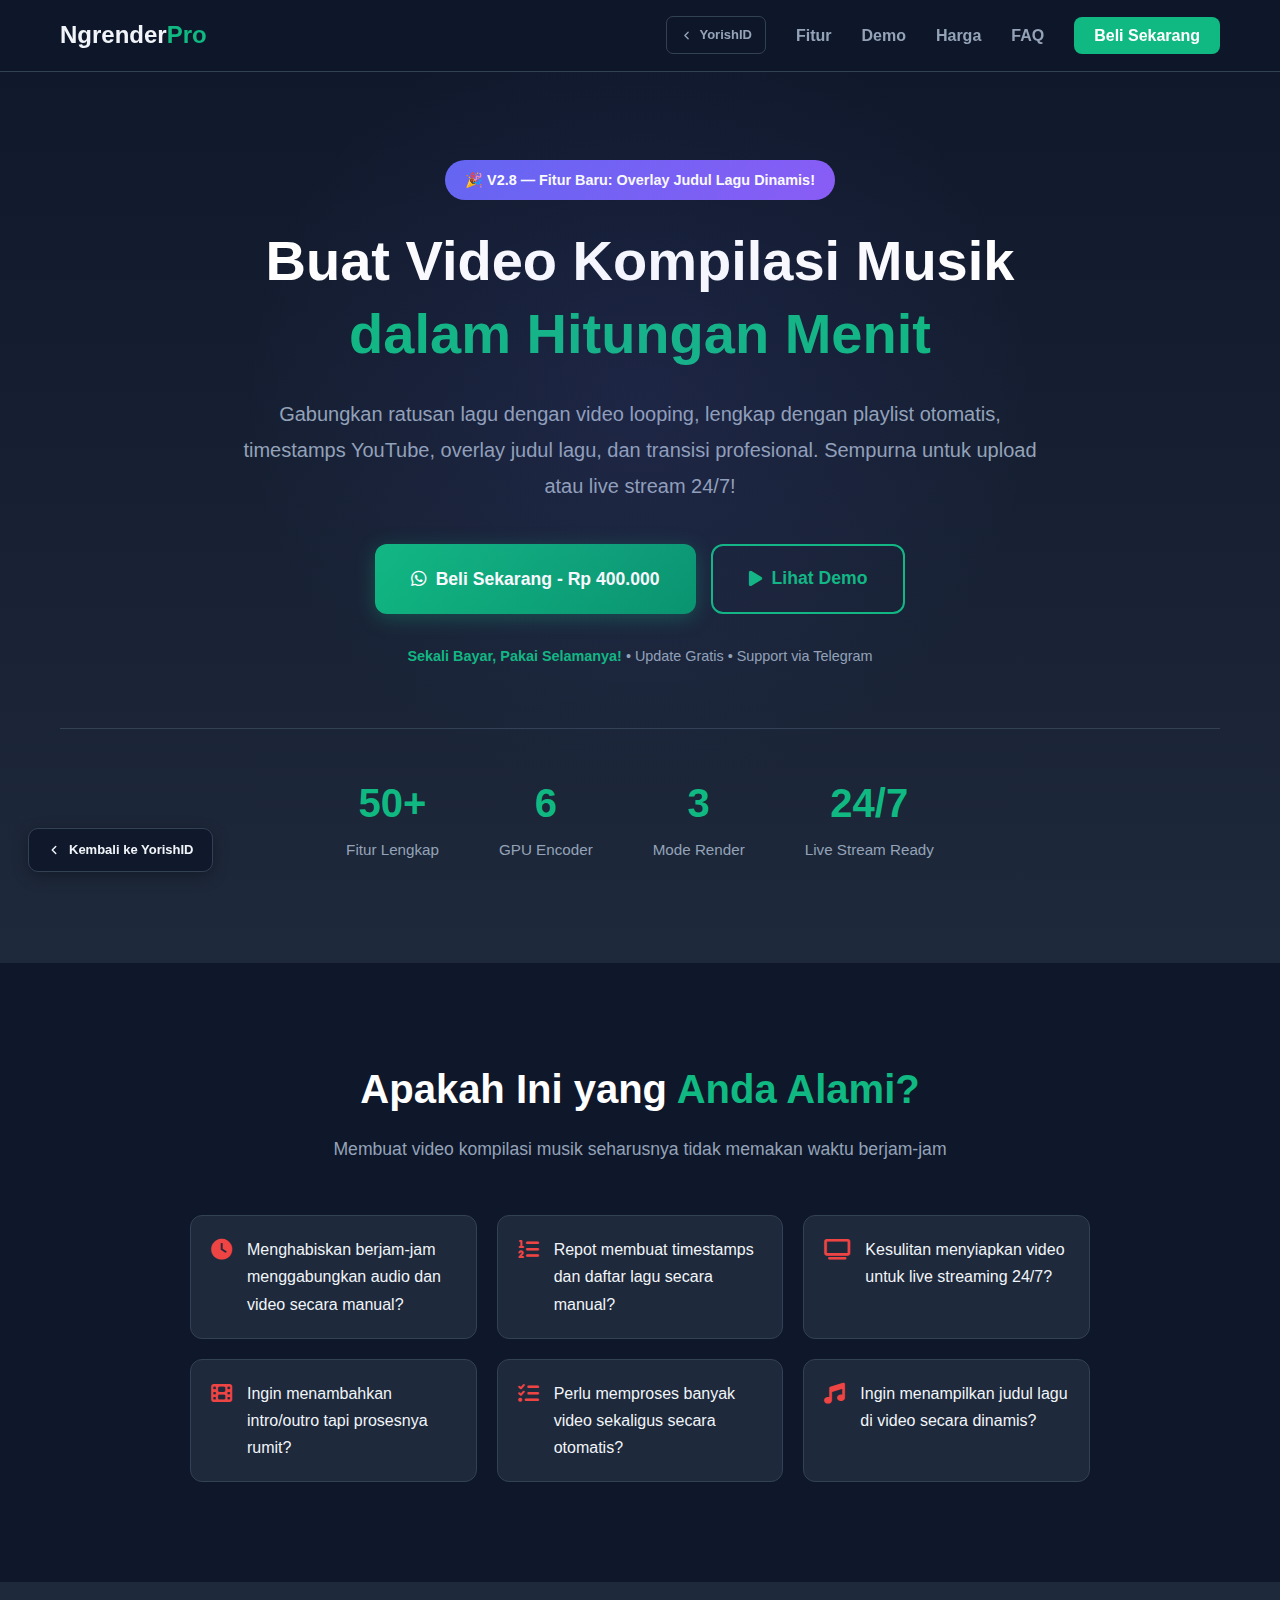
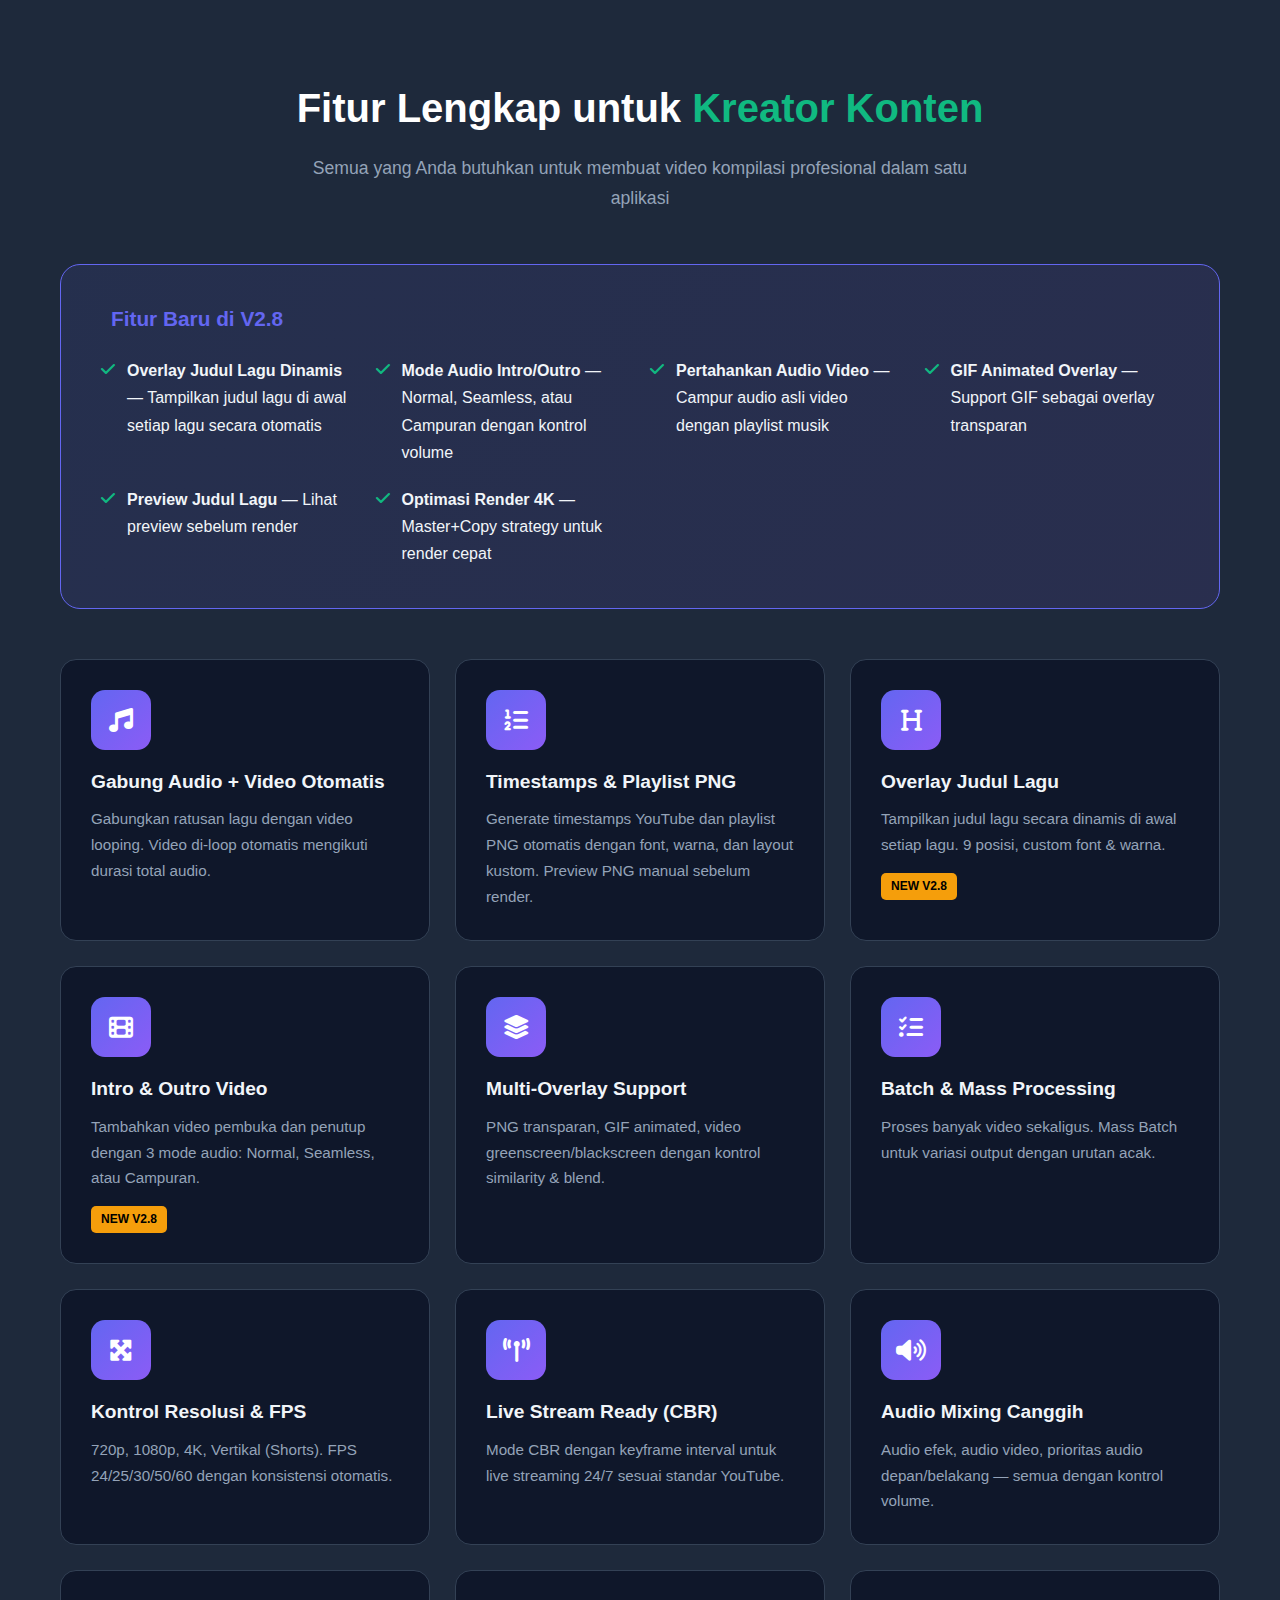
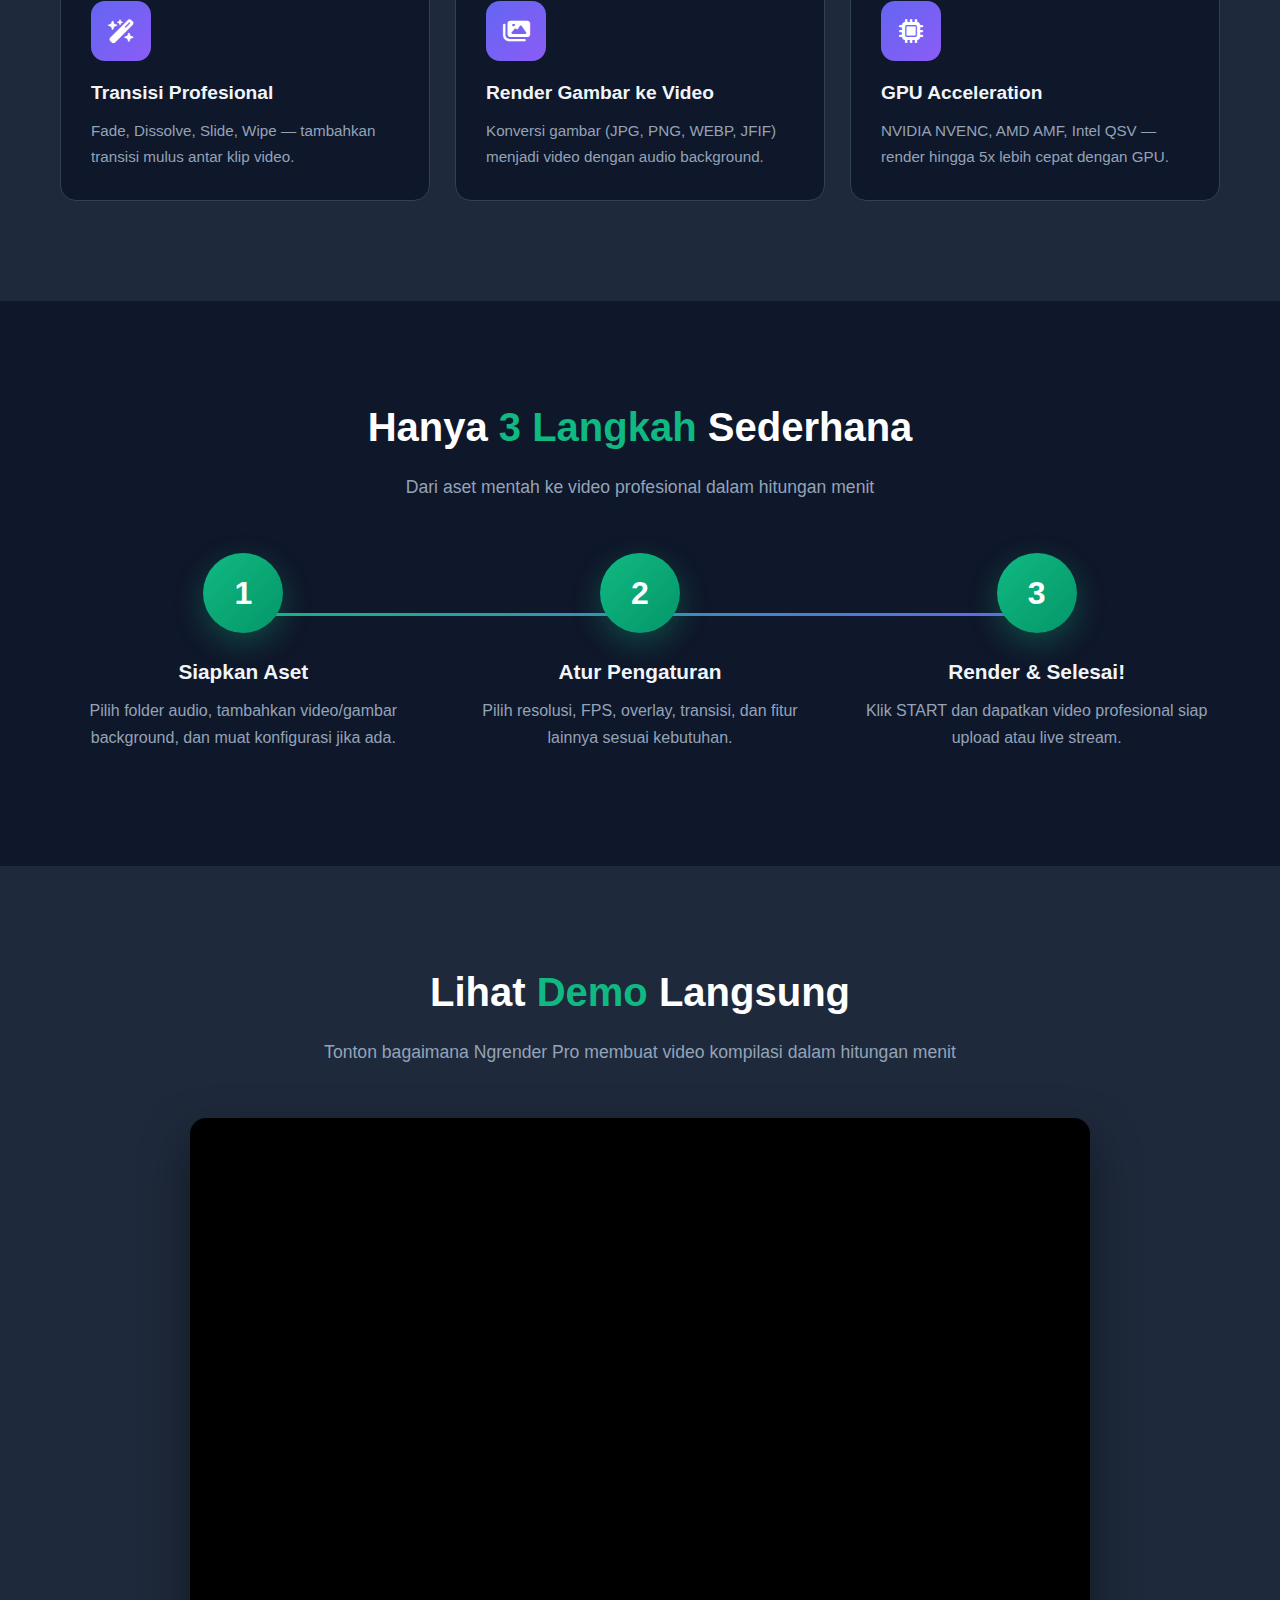
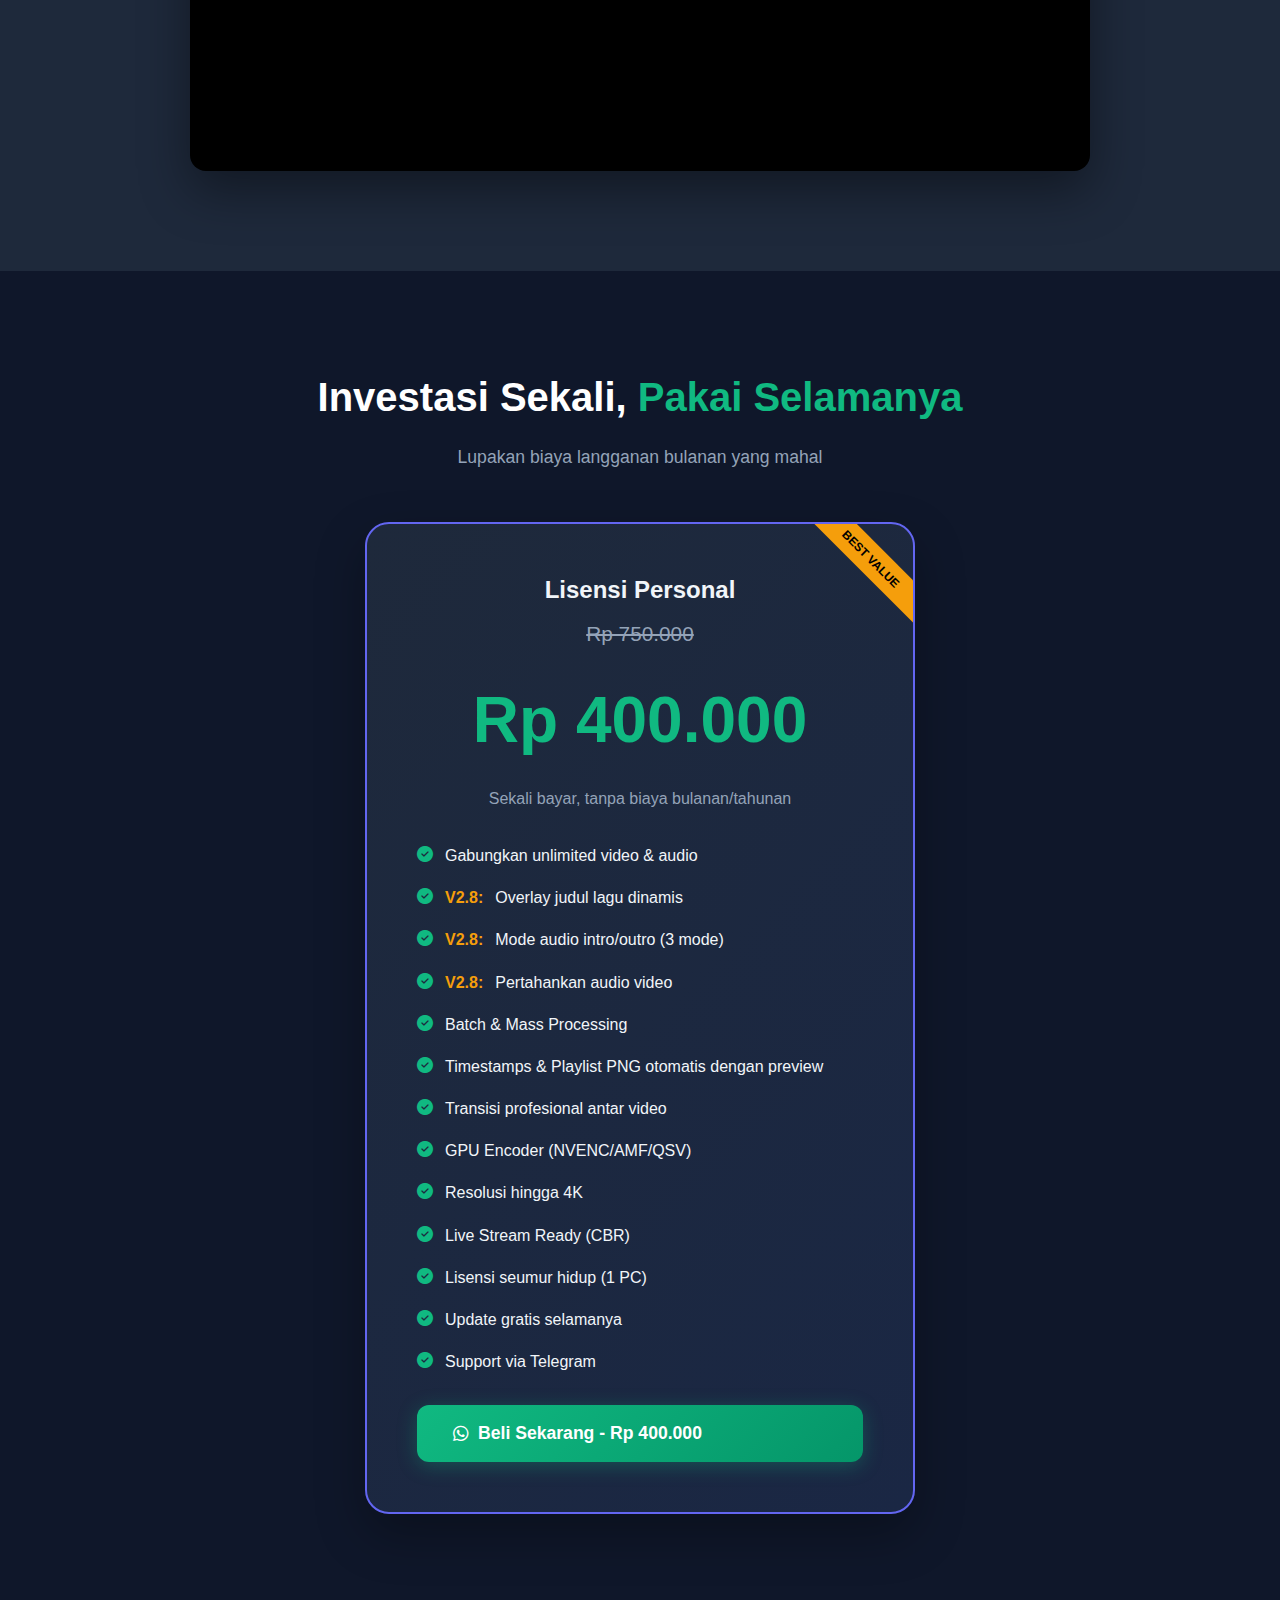
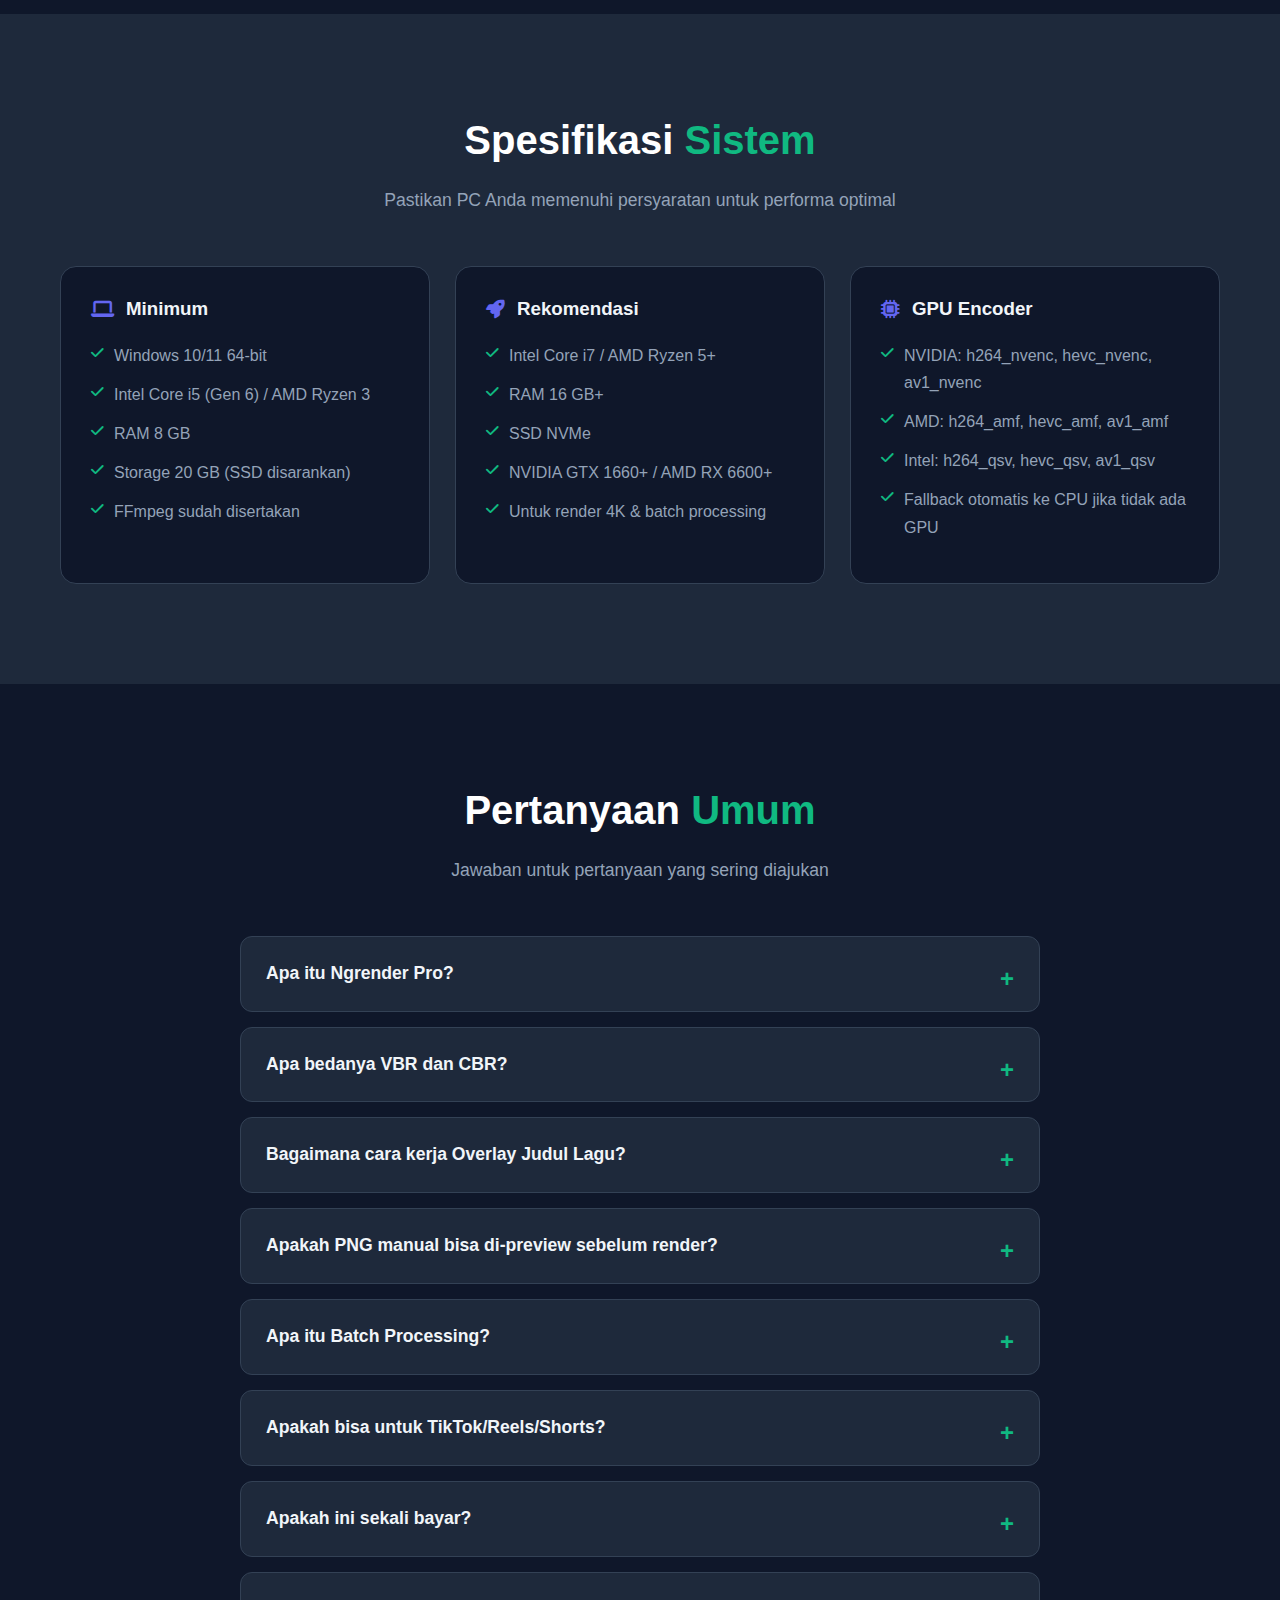
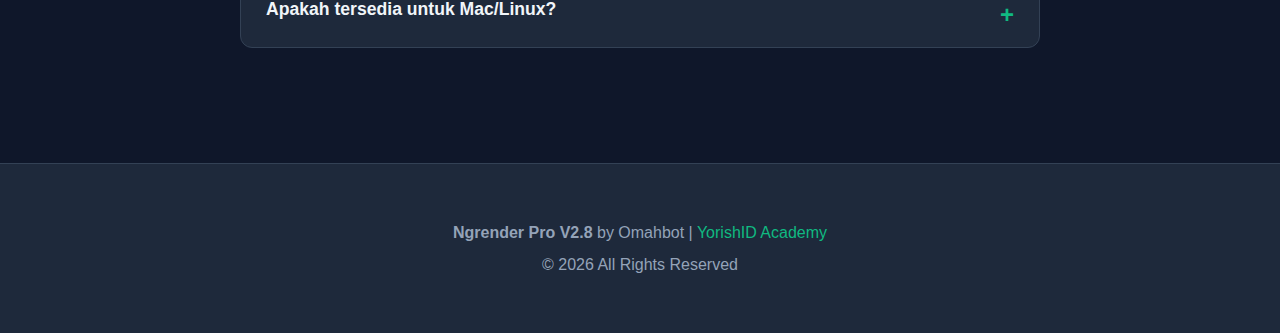
<file: ngrender.html>
<!DOCTYPE html>
<html lang="id">

<head>
    <meta charset="UTF-8">
    <meta name="viewport" content="width=device-width, initial-scale=1.0">
    <title>Ngrender Pro V2.8 — Software Buat Video Kompilasi Musik Otomatis | Sekali Bayar</title>
    <meta name="description"
        content="Ngrender Pro V2.8 — Software Windows untuk membuat video kompilasi musik otomatis. Gabungkan ratusan lagu + video looping, timestamps YouTube, overlay judul lagu dinamis, live stream 24/7. Sekali bayar Rp 400.000, pakai selamanya.">
    <meta name="keywords"
        content="Ngrender Pro, software video kompilasi, buat video musik otomatis, video looping YouTube, timestamps YouTube otomatis, live stream 24/7, software YouTuber, video kompilasi lagu, overlay judul lagu, GPU encoder, batch processing video">
    <meta name="author" content="Omahbot - YorishID Academy">
    <meta name="robots" content="index, follow, max-snippet:-1, max-image-preview:large, max-video-preview:-1">
    <link rel="canonical" href="https://yorishidacademy.com/ngrender.html">

    <!-- Open Graph / Facebook -->
    <meta property="og:type" content="product">
    <meta property="og:title" content="Ngrender Pro V2.8 — Software Video Kompilasi Musik Otomatis">
    <meta property="og:description"
        content="Buat video kompilasi musik dalam hitungan menit. Gabungkan ratusan lagu + video looping, timestamps YouTube, overlay judul lagu, live stream 24/7. Sekali bayar Rp 400.000, pakai selamanya.">
    <meta property="og:url" content="https://yorishidacademy.com/ngrender.html">
    <meta property="og:site_name" content="YorishID Academy">
    <meta property="og:image" content="https://yorishidacademy.com/images/ngrender-og.jpg">
    <meta property="og:image:width" content="1200">
    <meta property="og:image:height" content="630">
    <meta property="og:image:alt" content="Ngrender Pro V2.8 - Software Video Kompilasi Musik">
    <meta property="og:locale" content="id_ID">

    <!-- Twitter Card -->
    <meta name="twitter:card" content="summary_large_image">
    <meta name="twitter:title" content="Ngrender Pro V2.8 — Software Video Kompilasi Musik Otomatis">
    <meta name="twitter:description"
        content="Buat video kompilasi musik dalam hitungan menit. Timestamps otomatis, overlay judul lagu, live stream 24/7. Rp 400.000 sekali bayar.">
    <meta name="twitter:image" content="https://yorishidacademy.com/images/ngrender-og.jpg">

    <!-- Favicon -->
    <link rel="icon" href="./images/favicon.ico" type="image/x-icon">
    <link rel="apple-touch-icon" href="./images/logo.jpg">

    <!-- Structured Data: SoftwareApplication -->
    <script type="application/ld+json">
    {
      "@context": "https://schema.org",
      "@type": "SoftwareApplication",
      "name": "Ngrender Pro V2.8",
      "applicationCategory": "MultimediaApplication",
      "operatingSystem": "Windows 10, Windows 11",
      "description": "Software Windows untuk membuat video kompilasi musik secara otomatis. Gabungkan ratusan lagu dengan video looping, lengkap dengan playlist, timestamps YouTube, overlay judul lagu dinamis, dan transisi profesional.",
      "url": "https://yorishidacademy.com/ngrender.html",
      "image": "https://yorishidacademy.com/images/ngrender-og.jpg",
      "softwareVersion": "2.8",
      "releaseNotes": "Overlay Judul Lagu Dinamis, Mode Audio Intro/Outro, GIF Animated Overlay, Optimasi Render 4K",
      "author": {
        "@type": "Organization",
        "name": "Omahbot",
        "url": "https://yorishidacademy.com"
      },
      "offers": {
        "@type": "Offer",
        "price": "400000",
        "priceCurrency": "IDR",
        "availability": "https://schema.org/InStock",
        "url": "https://yorishidacademy.com/ngrender.html#pricing"
      },
      "featureList": [
        "Gabungkan ratusan audio dan video otomatis",
        "Timestamps YouTube dan Playlist PNG otomatis",
        "Overlay judul lagu dinamis",
        "Intro dan Outro video profesional",
        "Batch dan Mass Processing",
        "Dukungan GPU NVIDIA, AMD, Intel",
        "Live Stream Ready dengan mode CBR",
        "Resolusi hingga 4K"
      ]
    }
    </script>

    <!-- Structured Data: FAQPage -->
    <script type="application/ld+json">
    {
      "@context": "https://schema.org",
      "@type": "FAQPage",
      "mainEntity": [
        {
          "@type": "Question",
          "name": "Apa itu Ngrender Pro?",
          "acceptedAnswer": {
            "@type": "Answer",
            "text": "Ngrender Pro adalah software Windows untuk membuat video kompilasi musik secara otomatis. Gabungkan ratusan lagu dengan video looping, lengkap dengan playlist, timestamps, overlay judul lagu, dan transisi profesional dalam beberapa klik."
          }
        },
        {
          "@type": "Question",
          "name": "Apakah Ngrender Pro sekali bayar?",
          "acceptedAnswer": {
            "@type": "Answer",
            "text": "Ya, cukup bayar Rp 400.000 sekali dan Anda mendapatkan lisensi seumur hidup untuk 1 PC, termasuk update gratis selamanya dan support via Telegram."
          }
        },
        {
          "@type": "Question",
          "name": "Apakah Ngrender Pro tersedia untuk Mac atau Linux?",
          "acceptedAnswer": {
            "@type": "Answer",
            "text": "Saat ini Ngrender Pro hanya tersedia untuk Windows 10/11 64-bit. Versi Mac/Linux belum tersedia."
          }
        },
        {
          "@type": "Question",
          "name": "Apa itu Batch Processing di Ngrender Pro?",
          "acceptedAnswer": {
            "@type": "Answer",
            "text": "Batch Processing memungkinkan Anda memproses banyak video sekaligus. Classic Batch untuk video per batch, Mass Batch untuk membuat banyak output dengan variasi urutan video dan audio yang diacak."
          }
        },
        {
          "@type": "Question",
          "name": "Apakah Ngrender Pro bisa digunakan untuk TikTok atau YouTube Shorts?",
          "acceptedAnswer": {
            "@type": "Answer",
            "text": "Tentu! Pilih resolusi Video Vertikal (1080x1920) dan aplikasi akan menghasilkan video dalam format vertikal yang sempurna untuk TikTok, Instagram Reels, dan YouTube Shorts."
          }
        }
      ]
    }
    </script>

    <!-- Fonts -->
    <link rel="preconnect" href="https://fonts.googleapis.com">
    <link rel="preconnect" href="https://fonts.gstatic.com" crossorigin>
    <link
        href="https://fonts.googleapis.com/css2?family=Outfit:wght@600;700;800&family=Plus+Jakarta+Sans:ital,wght@0,400;0,500;0,600;0,700;1,400&display=swap"
        rel="stylesheet">
    <link rel="stylesheet" href="https://cdnjs.cloudflare.com/ajax/libs/font-awesome/6.5.1/css/all.min.css">
    <style>
        :root {
            --primary-color: #10b981;
            --primary-hover: #059669;
            --secondary-color: #6366f1;
            --accent-color: #f59e0b;
            --dark-bg: #0f172a;
            --dark-card-bg: #1e293b;
            --dark-card-hover: #334155;
            --text-light: #f1f5f9;
            --text-muted: #94a3b8;
            --border-color: #334155;
        }

        * {
            margin: 0;
            padding: 0;
            box-sizing: border-box;
        }

        html {
            scroll-behavior: smooth;
        }

        body {
            font-family: 'Open Sans', sans-serif;
            background-color: var(--dark-bg);
            color: var(--text-light);
            line-height: 1.7;
        }

        .nav-back-link {
            display: inline-flex;
            align-items: center;
            gap: 6px;
            font-weight: 600;
            color: var(--text-muted) !important;
            padding: 7px 13px;
            border-radius: 7px;
            border: 1px solid var(--border-color);
            font-size: 13px;
            transition: all 0.25s ease !important;
            text-decoration: none;
        }

        .nav-back-link:hover {
            color: var(--primary-color) !important;
            border-color: var(--primary-color);
            background: rgba(16, 185, 129, 0.06);
        }

        .nav-back-link svg {
            flex-shrink: 0;
        }

        .back-btn {
            position: fixed;
            bottom: 28px;
            left: 28px;
            z-index: 2000;
            display: inline-flex;
            align-items: center;
            gap: 8px;
            background: rgba(15, 23, 42, 0.92);
            backdrop-filter: blur(10px);
            color: #f1f5f9;
            font-family: 'Open Sans', sans-serif;
            font-size: 13px;
            font-weight: 600;
            padding: 10px 18px;
            border-radius: 10px;
            border: 1px solid #334155;
            text-decoration: none;
            transition: all 0.25s ease;
            box-shadow: 0 4px 16px rgba(0, 0, 0, 0.3);
        }

        .back-btn:hover {
            background: rgba(30, 41, 59, 0.98);
            border-color: #10b981;
            color: #10b981;
            transform: translateY(-2px);
        }

        .navbar {
            position: fixed;
            top: 0;
            left: 0;
            right: 0;
            background: rgba(15, 23, 42, 0.95);
            backdrop-filter: blur(10px);
            padding: 15px 0;
            z-index: 1000;
            border-bottom: 1px solid var(--border-color);
        }

        .navbar .container {
            display: flex;
            justify-content: space-between;
            align-items: center;
        }

        .logo {
            font-family: 'Poppins', sans-serif;
            font-size: 1.5rem;
            font-weight: 800;
            color: var(--text-light);
            text-decoration: none;
        }

        .logo span {
            color: var(--primary-color);
        }

        .nav-links {
            display: flex;
            gap: 30px;
            list-style: none;
            align-items: center;
        }

        .nav-links a {
            color: var(--text-muted);
            text-decoration: none;
            font-weight: 600;
            transition: color 0.3s;
        }

        .nav-links a:hover {
            color: var(--primary-color);
        }

        .nav-cta {
            background: var(--primary-color);
            color: white !important;
            padding: 10px 20px;
            border-radius: 8px;
        }

        .nav-cta:hover {
            background: var(--primary-hover) !important;
        }

        .container {
            max-width: 1200px;
            margin: 0 auto;
            padding: 0 20px;
        }

        section {
            padding: 100px 0;
        }

        h1,
        h2,
        h3,
        h4 {
            font-family: 'Poppins', sans-serif;
            font-weight: 700;
            line-height: 1.3;
        }

        h1 {
            font-size: 3.5rem;
            color: #ffffff;
            font-weight: 800;
        }

        h2 {
            font-size: 2.5rem;
            text-align: center;
            margin-bottom: 20px;
            color: #ffffff;
        }

        h2 span {
            color: var(--primary-color);
        }

        .section-subtitle {
            text-align: center;
            color: var(--text-muted);
            max-width: 700px;
            margin: 0 auto 50px;
            font-size: 1.1rem;
        }

        p {
            margin-bottom: 15px;
            color: var(--text-muted);
        }

        .cta-button {
            display: inline-flex;
            align-items: center;
            gap: 10px;
            background: linear-gradient(135deg, var(--primary-color), var(--primary-hover));
            color: #ffffff;
            padding: 18px 36px;
            font-size: 1.1rem;
            font-weight: 700;
            font-family: 'Poppins', sans-serif;
            text-decoration: none;
            border-radius: 12px;
            transition: all 0.3s ease;
            box-shadow: 0 4px 20px rgba(16, 185, 129, 0.3);
            border: none;
            cursor: pointer;
        }

        .cta-button:hover {
            transform: translateY(-3px);
            box-shadow: 0 8px 30px rgba(16, 185, 129, 0.4);
        }

        .cta-secondary {
            background: transparent;
            border: 2px solid var(--primary-color);
            color: var(--primary-color);
            box-shadow: none;
        }

        .cta-secondary:hover {
            background: var(--primary-color);
            color: white;
        }

        #hero {
            text-align: center;
            padding: 160px 0 100px;
            background: linear-gradient(180deg, var(--dark-bg) 0%, var(--dark-card-bg) 100%);
            position: relative;
            overflow: hidden;
        }

        #hero::before {
            content: '';
            position: absolute;
            top: 0;
            left: 50%;
            transform: translateX(-50%);
            width: 800px;
            height: 800px;
            background: radial-gradient(circle, rgba(99, 102, 241, 0.1) 0%, transparent 70%);
            pointer-events: none;
        }

        .hero-badge {
            display: inline-block;
            background: linear-gradient(135deg, var(--secondary-color), #8b5cf6);
            color: white;
            padding: 8px 20px;
            border-radius: 50px;
            font-size: 0.9rem;
            font-weight: 600;
            margin-bottom: 25px;
        }

        #hero h1 {
            margin-bottom: 25px;
        }

        #hero .sub-headline {
            max-width: 800px;
            margin: 0 auto 40px;
            font-size: 1.25rem;
            color: var(--text-muted);
            line-height: 1.8;
        }

        .hero-buttons {
            display: flex;
            flex-wrap: wrap;
            justify-content: center;
            gap: 15px;
            margin-bottom: 30px;
        }

        .hero-note {
            font-size: 0.9rem;
            color: var(--text-muted);
        }

        .hero-note strong {
            color: var(--primary-color);
        }

        .stats-bar {
            display: flex;
            justify-content: center;
            gap: 60px;
            margin-top: 60px;
            padding-top: 40px;
            border-top: 1px solid var(--border-color);
        }

        .stat-item {
            text-align: center;
        }

        .stat-number {
            font-family: 'Poppins', sans-serif;
            font-size: 2.5rem;
            font-weight: 800;
            color: var(--primary-color);
        }

        .stat-label {
            color: var(--text-muted);
            font-size: 0.95rem;
        }

        #problem {
            background: var(--dark-bg);
        }

        .problem-grid {
            display: grid;
            grid-template-columns: repeat(auto-fit, minmax(280px, 1fr));
            gap: 20px;
            max-width: 900px;
            margin: 0 auto;
        }

        .problem-item {
            display: flex;
            align-items: flex-start;
            gap: 15px;
            padding: 20px;
            background: var(--dark-card-bg);
            border-radius: 12px;
            border: 1px solid var(--border-color);
        }

        .problem-item i {
            color: #ef4444;
            font-size: 1.3rem;
            margin-top: 3px;
        }

        .problem-item p {
            margin: 0;
            color: var(--text-light);
        }

        #features {
            background: var(--dark-card-bg);
        }

        .features-grid {
            display: grid;
            grid-template-columns: repeat(auto-fit, minmax(320px, 1fr));
            gap: 25px;
        }

        .feature-card {
            background: var(--dark-bg);
            padding: 30px;
            border-radius: 16px;
            border: 1px solid var(--border-color);
            transition: all 0.3s ease;
        }

        .feature-card:hover {
            transform: translateY(-5px);
            border-color: var(--secondary-color);
            box-shadow: 0 20px 40px rgba(0, 0, 0, 0.3);
        }

        .feature-icon {
            width: 60px;
            height: 60px;
            background: linear-gradient(135deg, var(--secondary-color), #8b5cf6);
            border-radius: 14px;
            display: flex;
            align-items: center;
            justify-content: center;
            margin-bottom: 20px;
        }

        .feature-icon i {
            font-size: 1.5rem;
            color: white;
        }

        .feature-card h3 {
            font-size: 1.2rem;
            color: var(--text-light);
            margin-bottom: 12px;
        }

        .feature-card p {
            font-size: 0.95rem;
            margin: 0;
        }

        .feature-tag {
            display: inline-block;
            background: var(--accent-color);
            color: #000;
            padding: 3px 10px;
            border-radius: 5px;
            font-size: 0.75rem;
            font-weight: 700;
            margin-top: 15px;
        }

        .new-features {
            background: linear-gradient(135deg, rgba(99, 102, 241, 0.1), rgba(139, 92, 246, 0.1));
            border: 1px solid var(--secondary-color);
            border-radius: 20px;
            padding: 40px;
            margin-bottom: 50px;
        }

        .new-features h3 {
            color: var(--secondary-color);
            font-size: 1.3rem;
            margin-bottom: 25px;
            display: flex;
            align-items: center;
            gap: 10px;
        }

        .new-features-grid {
            display: grid;
            grid-template-columns: repeat(auto-fit, minmax(250px, 1fr));
            gap: 20px;
        }

        .new-feature-item {
            display: flex;
            align-items: flex-start;
            gap: 12px;
        }

        .new-feature-item i {
            color: var(--primary-color);
            margin-top: 4px;
        }

        .new-feature-item strong {
            color: var(--text-light);
        }

        #how-it-works {
            background: var(--dark-bg);
        }

        .steps-container {
            display: grid;
            grid-template-columns: repeat(3, 1fr);
            gap: 30px;
            position: relative;
        }

        .steps-container::before {
            content: '';
            position: absolute;
            top: 60px;
            left: 15%;
            right: 15%;
            height: 3px;
            background: linear-gradient(90deg, var(--primary-color), var(--secondary-color));
            z-index: 0;
        }

        .step {
            text-align: center;
            position: relative;
            z-index: 1;
        }

        .step-number {
            width: 80px;
            height: 80px;
            background: linear-gradient(135deg, var(--primary-color), var(--primary-hover));
            border-radius: 50%;
            display: flex;
            align-items: center;
            justify-content: center;
            margin: 0 auto 25px;
            font-family: 'Poppins', sans-serif;
            font-size: 2rem;
            font-weight: 800;
            color: white;
            box-shadow: 0 10px 30px rgba(16, 185, 129, 0.3);
        }

        .step h3 {
            font-size: 1.3rem;
            margin-bottom: 12px;
            color: var(--text-light);
        }

        #demo {
            background: var(--dark-card-bg);
        }

        .video-container {
            position: relative;
            padding-bottom: 56.25%;
            height: 0;
            overflow: hidden;
            max-width: 900px;
            margin: 0 auto;
            background: #000;
            border-radius: 16px;
            box-shadow: 0 20px 50px rgba(0, 0, 0, 0.4);
        }

        .video-container iframe {
            position: absolute;
            top: 0;
            left: 0;
            width: 100%;
            height: 100%;
            border: 0;
        }

        #pricing {
            background: var(--dark-bg);
        }

        .pricing-card {
            background: linear-gradient(135deg, var(--dark-card-bg), #1a2744);
            max-width: 550px;
            margin: 0 auto;
            padding: 50px;
            border-radius: 24px;
            text-align: center;
            box-shadow: 0 20px 50px rgba(0, 0, 0, 0.3);
            border: 2px solid var(--secondary-color);
            position: relative;
            overflow: hidden;
        }

        .pricing-card::before {
            content: 'BEST VALUE';
            position: absolute;
            top: 20px;
            right: -35px;
            background: var(--accent-color);
            color: #000;
            padding: 5px 40px;
            font-size: 0.75rem;
            font-weight: 700;
            transform: rotate(45deg);
        }

        .pricing-card h3 {
            font-size: 1.5rem;
            margin-bottom: 10px;
        }

        .pricing-card .old-price {
            font-size: 1.3rem;
            text-decoration: line-through;
            color: var(--text-muted);
        }

        .pricing-card .price {
            font-size: 4rem;
            font-weight: 800;
            font-family: 'Poppins', sans-serif;
            color: var(--primary-color);
            margin: 10px 0;
        }

        .pricing-card .price-note {
            color: var(--text-muted);
            margin-bottom: 30px;
        }

        .value-list {
            list-style: none;
            margin: 30px 0;
            text-align: left;
        }

        .value-list li {
            margin-bottom: 15px;
            display: flex;
            align-items: flex-start;
            gap: 12px;
            font-size: 1rem;
        }

        .value-list i {
            color: var(--primary-color);
            margin-top: 4px;
        }

        .value-list strong {
            color: var(--accent-color);
        }

        #requirements {
            background: var(--dark-card-bg);
        }

        .req-grid {
            display: grid;
            grid-template-columns: repeat(auto-fit, minmax(300px, 1fr));
            gap: 25px;
        }

        .req-card {
            background: var(--dark-bg);
            padding: 30px;
            border-radius: 16px;
            border: 1px solid var(--border-color);
        }

        .req-card h3 {
            display: flex;
            align-items: center;
            gap: 12px;
            margin-bottom: 20px;
            color: var(--text-light);
        }

        .req-card h3 i {
            color: var(--secondary-color);
        }

        .req-list {
            list-style: none;
        }

        .req-list li {
            display: flex;
            align-items: flex-start;
            gap: 10px;
            margin-bottom: 12px;
            color: var(--text-muted);
        }

        .req-list i {
            color: var(--primary-color);
            margin-top: 4px;
            font-size: 0.9rem;
        }

        #faq {
            background: var(--dark-bg);
        }

        .faq-container {
            max-width: 800px;
            margin: 0 auto;
        }

        .faq-item {
            background: var(--dark-card-bg);
            margin-bottom: 15px;
            border-radius: 12px;
            border: 1px solid var(--border-color);
            overflow: hidden;
        }

        .faq-item[open] {
            border-color: var(--primary-color);
        }

        .faq-item summary {
            padding: 22px 25px;
            font-size: 1.1rem;
            font-weight: 600;
            font-family: 'Poppins', sans-serif;
            cursor: pointer;
            outline: none;
            position: relative;
            list-style: none;
        }

        .faq-item summary::-webkit-details-marker {
            display: none;
        }

        .faq-item summary::after {
            content: '+';
            position: absolute;
            right: 25px;
            font-size: 1.5rem;
            color: var(--primary-color);
            transition: transform 0.3s ease;
        }

        .faq-item[open] summary::after {
            content: '−';
        }

        .faq-content {
            padding: 0 25px 22px;
            color: var(--text-muted);
            line-height: 1.8;
        }

        footer {
            text-align: center;
            padding: 50px 0;
            background: var(--dark-card-bg);
            border-top: 1px solid var(--border-color);
        }

        footer p {
            margin: 5px 0;
        }

        footer a {
            color: var(--primary-color);
            text-decoration: none;
        }

        @media (max-width: 768px) {
            h1 {
                font-size: 2.2rem;
            }

            h2 {
                font-size: 1.8rem;
            }

            section {
                padding: 70px 0;
            }

            #hero {
                padding: 140px 0 70px;
            }

            .stats-bar {
                flex-direction: column;
                gap: 30px;
            }

            .steps-container {
                grid-template-columns: 1fr;
            }

            .steps-container::before {
                display: none;
            }

            .pricing-card {
                padding: 30px 20px;
            }

            .pricing-card .price {
                font-size: 3rem;
            }

            .back-btn {
                bottom: 20px;
                left: 16px;
            }

            .nav-back-link {
                padding: 5px 10px;
                font-size: 12px;
            }
        }

        /* ── Progress Bar ── */
        #ng-progress {
            position: fixed;
            top: 0;
            left: 0;
            height: 2px;
            width: 0%;
            background: linear-gradient(90deg, #10b981, #34d399);
            z-index: 9999;
            transition: width .08s linear;
        }

        /* ── Hamburger ── */
        .ng-hamburger {
            display: none;
            flex-direction: column;
            justify-content: space-between;
            width: 26px;
            height: 18px;
            background: none;
            border: none;
            cursor: pointer;
            padding: 0;
        }

        .ng-hamburger span {
            display: block;
            height: 2px;
            background: #f1f5f9;
            border-radius: 2px;
            transition: all .35s cubic-bezier(.68, -.55, .265, 1.55);
        }

        .ng-hamburger.active span:nth-child(1) {
            transform: translateY(8px) rotate(45deg);
        }

        .ng-hamburger.active span:nth-child(2) {
            opacity: 0;
            transform: scaleX(0);
        }

        .ng-hamburger.active span:nth-child(3) {
            transform: translateY(-8px) rotate(-45deg);
        }

        /* ── Mobile Menu ── */
        #ng-mobile-menu {
            position: fixed;
            inset: 0;
            background: var(--dark-bg);
            z-index: 998;
            display: flex;
            flex-direction: column;
            align-items: center;
            justify-content: center;
            gap: 36px;
            transform: translateX(100%);
            transition: transform .4s cubic-bezier(.23, 1, .32, 1);
        }

        #ng-mobile-menu.open {
            transform: translateX(0);
        }

        .ng-mobile-link {
            font-family: 'Outfit', sans-serif;
            font-size: 32px;
            font-weight: 700;
            color: rgba(255, 255, 255, .7);
            text-decoration: none;
            transition: color .2s;
        }

        .ng-mobile-link:hover {
            color: #fff;
        }

        .ng-mobile-cta {
            display: inline-flex;
            align-items: center;
            gap: 8px;
            font-size: 15px;
            font-weight: 700;
            color: #fff;
            background: linear-gradient(135deg, #10b981, #059669);
            padding: 13px 28px;
            border-radius: 10px;
            text-decoration: none;
            transition: all .25s ease;
        }

        .ng-mobile-cta:hover {
            transform: translateY(-2px);
            box-shadow: 0 8px 24px rgba(16, 185, 129, .35);
        }

        .ng-mobile-back {
            display: inline-flex;
            align-items: center;
            gap: 7px;
            font-size: 13px;
            font-weight: 600;
            color: rgba(255, 255, 255, .4);
            text-decoration: none;
            border: 1px solid rgba(255, 255, 255, .12);
            padding: 8px 16px;
            border-radius: 8px;
            transition: all .25s ease;
        }

        .ng-mobile-back:hover {
            color: #10b981;
            border-color: rgba(16, 185, 129, .4);
        }

        /* ── Responsive ── */
        @media (max-width: 768px) {
            .navbar .container {
                flex-direction: row !important;
                justify-content: space-between !important;
                align-items: center !important;
                gap: 0 !important;
            }

            .nav-links {
                display: none;
            }

            .ng-hamburger {
                display: flex;
            }
        }
    </style>
</head>

<body>
    <a href="index.html" class="back-btn" aria-label="Kembali ke YorishID Academy">
        <svg xmlns="http://www.w3.org/2000/svg" width="14" height="14" viewBox="0 0 24 24" fill="none"
            stroke="currentColor" stroke-width="2.5" stroke-linecap="round" stroke-linejoin="round" aria-hidden="true">
            <polyline points="15 18 9 12 15 6" />
        </svg>
        Kembali ke YorishID
    </a>

    <div id="ng-progress"></div>

    <div id="ng-mobile-menu" aria-hidden="true" role="dialog" aria-label="Menu mobile Ngrender Pro">
        <a href="index.html" class="ng-mobile-back">
            <svg xmlns="http://www.w3.org/2000/svg" width="13" height="13" viewBox="0 0 24 24" fill="none"
                stroke="currentColor" stroke-width="2.5" stroke-linecap="round" stroke-linejoin="round">
                <polyline points="15 18 9 12 15 6" />
            </svg>
            YorishID
        </a>
        <a href="#features" class="ng-mobile-link" data-ng-link>Fitur</a>
        <a href="#demo" class="ng-mobile-link" data-ng-link>Demo</a>
        <a href="#pricing" class="ng-mobile-link" data-ng-link>Harga</a>
        <a href="#faq" class="ng-mobile-link" data-ng-link>FAQ</a>
        <a href="#pricing" class="ng-mobile-cta" data-ng-link>
            <i class="fab fa-whatsapp"></i> Beli Sekarang
        </a>
    </div>

    <nav class="navbar" aria-label="Navigasi utama Ngrender Pro">
        <div class="container">
            <a href="#" class="logo">Ngrender<span>Pro</span></a>
            <ul class="nav-links">
                <li>
                    <a href="index.html" class="nav-back-link">
                        <svg xmlns="http://www.w3.org/2000/svg" width="13" height="13" viewBox="0 0 24 24" fill="none"
                            stroke="currentColor" stroke-width="2.5" stroke-linecap="round" stroke-linejoin="round"
                            aria-hidden="true">
                            <polyline points="15 18 9 12 15 6" />
                        </svg>
                        YorishID
                    </a>
                </li>
                <li><a href="#features">Fitur</a></li>
                <li><a href="#demo">Demo</a></li>
                <li><a href="#pricing">Harga</a></li>
                <li><a href="#faq">FAQ</a></li>
                <li><a href="#pricing" class="nav-cta">Beli Sekarang</a></li>
            </ul>
            <button class="ng-hamburger" id="ng-hamburger" aria-label="Toggle menu" aria-expanded="false">
                <span></span><span></span><span></span>
            </button>
        </div>
    </nav>

    <!-- HERO -->
    <section id="hero" aria-label="Ngrender Pro - Software Video Kompilasi Musik">
        <div class="container">
            <span class="hero-badge">🎉 V2.8 — Fitur Baru: Overlay Judul Lagu Dinamis!</span>
            <h1>Buat Video Kompilasi Musik<br><span style="color: var(--primary-color);">dalam Hitungan Menit</span>
            </h1>
            <p class="sub-headline">
                Gabungkan ratusan lagu dengan video looping, lengkap dengan playlist otomatis, timestamps YouTube,
                overlay judul lagu, dan transisi profesional. Sempurna untuk upload atau live stream 24/7!
            </p>
            <div class="hero-buttons">
                <button class="cta-button" onclick="buyNow()" aria-label="Beli Ngrender Pro seharga Rp 400.000">
                    <i class="fab fa-whatsapp" aria-hidden="true"></i> Beli Sekarang - Rp 400.000
                </button>
                <a href="#demo" class="cta-button cta-secondary">
                    <i class="fas fa-play" aria-hidden="true"></i> Lihat Demo
                </a>
            </div>
            <p class="hero-note">
                <strong>Sekali Bayar, Pakai Selamanya!</strong> • Update Gratis • Support via Telegram
            </p>
            <div class="stats-bar" aria-label="Statistik Ngrender Pro">
                <div class="stat-item">
                    <div class="stat-number">50+</div>
                    <div class="stat-label">Fitur Lengkap</div>
                </div>
                <div class="stat-item">
                    <div class="stat-number">6</div>
                    <div class="stat-label">GPU Encoder</div>
                </div>
                <div class="stat-item">
                    <div class="stat-number">3</div>
                    <div class="stat-label">Mode Render</div>
                </div>
                <div class="stat-item">
                    <div class="stat-number">24/7</div>
                    <div class="stat-label">Live Stream Ready</div>
                </div>
            </div>
        </div>
    </section>

    <!-- PROBLEM -->
    <section id="problem" aria-label="Masalah yang diselesaikan Ngrender Pro">
        <div class="container">
            <h2>Apakah Ini yang <span>Anda Alami?</span></h2>
            <p class="section-subtitle">Membuat video kompilasi musik seharusnya tidak memakan waktu berjam-jam</p>
            <div class="problem-grid">
                <div class="problem-item">
                    <i class="fas fa-clock" aria-hidden="true"></i>
                    <p>Menghabiskan berjam-jam menggabungkan audio dan video secara manual?</p>
                </div>
                <div class="problem-item">
                    <i class="fas fa-list-ol" aria-hidden="true"></i>
                    <p>Repot membuat timestamps dan daftar lagu secara manual?</p>
                </div>
                <div class="problem-item">
                    <i class="fas fa-tv" aria-hidden="true"></i>
                    <p>Kesulitan menyiapkan video untuk live streaming 24/7?</p>
                </div>
                <div class="problem-item">
                    <i class="fas fa-film" aria-hidden="true"></i>
                    <p>Ingin menambahkan intro/outro tapi prosesnya rumit?</p>
                </div>
                <div class="problem-item">
                    <i class="fas fa-tasks" aria-hidden="true"></i>
                    <p>Perlu memproses banyak video sekaligus secara otomatis?</p>
                </div>
                <div class="problem-item">
                    <i class="fas fa-music" aria-hidden="true"></i>
                    <p>Ingin menampilkan judul lagu di video secara dinamis?</p>
                </div>
            </div>
        </div>
    </section>

    <!-- FEATURES -->
    <section id="features" aria-label="Fitur-fitur Ngrender Pro">
        <div class="container">
            <h2>Fitur Lengkap untuk <span>Kreator Konten</span></h2>
            <p class="section-subtitle">Semua yang Anda butuhkan untuk membuat video kompilasi profesional dalam satu
                aplikasi</p>
            <div class="new-features">
                <h3><i class="fas fa-sparkles" aria-hidden="true"></i> Fitur Baru di V2.8</h3>
                <div class="new-features-grid">
                    <div class="new-feature-item">
                        <i class="fas fa-check" aria-hidden="true"></i>
                        <div><strong>Overlay Judul Lagu Dinamis</strong> — Tampilkan judul lagu di awal setiap lagu
                            secara otomatis</div>
                    </div>
                    <div class="new-feature-item">
                        <i class="fas fa-check" aria-hidden="true"></i>
                        <div><strong>Mode Audio Intro/Outro</strong> — Normal, Seamless, atau Campuran dengan kontrol
                            volume</div>
                    </div>
                    <div class="new-feature-item">
                        <i class="fas fa-check" aria-hidden="true"></i>
                        <div><strong>Pertahankan Audio Video</strong> — Campur audio asli video dengan playlist musik
                        </div>
                    </div>
                    <div class="new-feature-item">
                        <i class="fas fa-check" aria-hidden="true"></i>
                        <div><strong>GIF Animated Overlay</strong> — Support GIF sebagai overlay transparan</div>
                    </div>
                    <div class="new-feature-item">
                        <i class="fas fa-check" aria-hidden="true"></i>
                        <div><strong>Preview Judul Lagu</strong> — Lihat preview sebelum render</div>
                    </div>
                    <div class="new-feature-item">
                        <i class="fas fa-check" aria-hidden="true"></i>
                        <div><strong>Optimasi Render 4K</strong> — Master+Copy strategy untuk render cepat</div>
                    </div>
                </div>
            </div>
            <div class="features-grid">
                <article class="feature-card">
                    <div class="feature-icon" aria-hidden="true"><i class="fas fa-music"></i></div>
                    <h3>Gabung Audio + Video Otomatis</h3>
                    <p>Gabungkan ratusan lagu dengan video looping. Video di-loop otomatis mengikuti durasi total audio.
                    </p>
                </article>
                <article class="feature-card">
                    <div class="feature-icon" aria-hidden="true"><i class="fas fa-list-ol"></i></div>
                    <h3>Timestamps & Playlist PNG</h3>
                    <p>Generate timestamps YouTube dan playlist PNG otomatis dengan font, warna, dan layout kustom.
                        Preview PNG manual sebelum render.</p>
                </article>
                <article class="feature-card">
                    <div class="feature-icon" aria-hidden="true"><i class="fas fa-heading"></i></div>
                    <h3>Overlay Judul Lagu</h3>
                    <p>Tampilkan judul lagu secara dinamis di awal setiap lagu. 9 posisi, custom font & warna.</p>
                    <span class="feature-tag">NEW V2.8</span>
                </article>
                <article class="feature-card">
                    <div class="feature-icon" aria-hidden="true"><i class="fas fa-film"></i></div>
                    <h3>Intro & Outro Video</h3>
                    <p>Tambahkan video pembuka dan penutup dengan 3 mode audio: Normal, Seamless, atau Campuran.</p>
                    <span class="feature-tag">NEW V2.8</span>
                </article>
                <article class="feature-card">
                    <div class="feature-icon" aria-hidden="true"><i class="fas fa-layer-group"></i></div>
                    <h3>Multi-Overlay Support</h3>
                    <p>PNG transparan, GIF animated, video greenscreen/blackscreen dengan kontrol similarity & blend.
                    </p>
                </article>
                <article class="feature-card">
                    <div class="feature-icon" aria-hidden="true"><i class="fas fa-tasks"></i></div>
                    <h3>Batch & Mass Processing</h3>
                    <p>Proses banyak video sekaligus. Mass Batch untuk variasi output dengan urutan acak.</p>
                </article>
                <article class="feature-card">
                    <div class="feature-icon" aria-hidden="true"><i class="fas fa-expand-arrows-alt"></i></div>
                    <h3>Kontrol Resolusi & FPS</h3>
                    <p>720p, 1080p, 4K, Vertikal (Shorts). FPS 24/25/30/50/60 dengan konsistensi otomatis.</p>
                </article>
                <article class="feature-card">
                    <div class="feature-icon" aria-hidden="true"><i class="fas fa-broadcast-tower"></i></div>
                    <h3>Live Stream Ready (CBR)</h3>
                    <p>Mode CBR dengan keyframe interval untuk live streaming 24/7 sesuai standar YouTube.</p>
                </article>
                <article class="feature-card">
                    <div class="feature-icon" aria-hidden="true"><i class="fas fa-volume-up"></i></div>
                    <h3>Audio Mixing Canggih</h3>
                    <p>Audio efek, audio video, prioritas audio depan/belakang — semua dengan kontrol volume.</p>
                </article>
                <article class="feature-card">
                    <div class="feature-icon" aria-hidden="true"><i class="fas fa-wand-magic-sparkles"></i></div>
                    <h3>Transisi Profesional</h3>
                    <p>Fade, Dissolve, Slide, Wipe — tambahkan transisi mulus antar klip video.</p>
                </article>
                <article class="feature-card">
                    <div class="feature-icon" aria-hidden="true"><i class="fas fa-images"></i></div>
                    <h3>Render Gambar ke Video</h3>
                    <p>Konversi gambar (JPG, PNG, WEBP, JFIF) menjadi video dengan audio background.</p>
                </article>
                <article class="feature-card">
                    <div class="feature-icon" aria-hidden="true"><i class="fas fa-microchip"></i></div>
                    <h3>GPU Acceleration</h3>
                    <p>NVIDIA NVENC, AMD AMF, Intel QSV — render hingga 5x lebih cepat dengan GPU.</p>
                </article>
            </div>
        </div>
    </section>

    <!-- HOW IT WORKS -->
    <section id="how-it-works" aria-label="Cara kerja Ngrender Pro">
        <div class="container">
            <h2>Hanya <span>3 Langkah</span> Sederhana</h2>
            <p class="section-subtitle">Dari aset mentah ke video profesional dalam hitungan menit</p>
            <div class="steps-container">
                <div class="step">
                    <div class="step-number" aria-hidden="true">1</div>
                    <h3>Siapkan Aset</h3>
                    <p>Pilih folder audio, tambahkan video/gambar background, dan muat konfigurasi jika ada.</p>
                </div>
                <div class="step">
                    <div class="step-number" aria-hidden="true">2</div>
                    <h3>Atur Pengaturan</h3>
                    <p>Pilih resolusi, FPS, overlay, transisi, dan fitur lainnya sesuai kebutuhan.</p>
                </div>
                <div class="step">
                    <div class="step-number" aria-hidden="true">3</div>
                    <h3>Render & Selesai!</h3>
                    <p>Klik START dan dapatkan video profesional siap upload atau live stream.</p>
                </div>
            </div>
        </div>
    </section>

    <!-- DEMO -->
    <section id="demo" aria-label="Demo video Ngrender Pro">
        <div class="container">
            <h2>Lihat <span>Demo</span> Langsung</h2>
            <p class="section-subtitle">Tonton bagaimana Ngrender Pro membuat video kompilasi dalam hitungan menit</p>
            <div class="video-container">
                <iframe src="https://www.youtube.com/embed/agI_dNT_63g"
                    title="Ngrender Pro V2.8 Demo - Software Video Kompilasi Musik Otomatis" loading="lazy"
                    frameborder="0"
                    allow="accelerometer; autoplay; clipboard-write; encrypted-media; gyroscope; picture-in-picture; web-share"
                    allowfullscreen></iframe>
            </div>
        </div>
    </section>

    <!-- PRICING -->
    <section id="pricing" aria-label="Harga Ngrender Pro">
        <div class="container">
            <h2>Investasi Sekali, <span>Pakai Selamanya</span></h2>
            <p class="section-subtitle">Lupakan biaya langganan bulanan yang mahal</p>
            <div class="pricing-card">
                <h3>Lisensi Personal</h3>
                <p class="old-price">Rp 750.000</p>
                <div class="price">Rp 400.000</div>
                <p class="price-note">Sekali bayar, tanpa biaya bulanan/tahunan</p>
                <ul class="value-list" aria-label="Yang didapat dengan Ngrender Pro">
                    <li><i class="fas fa-check-circle" aria-hidden="true"></i>Gabungkan unlimited video & audio</li>
                    <li><i class="fas fa-check-circle" aria-hidden="true"></i><strong>V2.8:</strong> Overlay judul lagu
                        dinamis</li>
                    <li><i class="fas fa-check-circle" aria-hidden="true"></i><strong>V2.8:</strong> Mode audio
                        intro/outro (3 mode)</li>
                    <li><i class="fas fa-check-circle" aria-hidden="true"></i><strong>V2.8:</strong> Pertahankan audio
                        video</li>
                    <li><i class="fas fa-check-circle" aria-hidden="true"></i>Batch & Mass Processing</li>
                    <li><i class="fas fa-check-circle" aria-hidden="true"></i>Timestamps & Playlist PNG otomatis dengan
                        preview</li>
                    <li><i class="fas fa-check-circle" aria-hidden="true"></i>Transisi profesional antar video</li>
                    <li><i class="fas fa-check-circle" aria-hidden="true"></i>GPU Encoder (NVENC/AMF/QSV)</li>
                    <li><i class="fas fa-check-circle" aria-hidden="true"></i>Resolusi hingga 4K</li>
                    <li><i class="fas fa-check-circle" aria-hidden="true"></i>Live Stream Ready (CBR)</li>
                    <li><i class="fas fa-check-circle" aria-hidden="true"></i>Lisensi seumur hidup (1 PC)</li>
                    <li><i class="fas fa-check-circle" aria-hidden="true"></i>Update gratis selamanya</li>
                    <li><i class="fas fa-check-circle" aria-hidden="true"></i>Support via Telegram</li>
                </ul>
                <button class="cta-button" onclick="buyNow()" style="width: 100%;"
                    aria-label="Beli Ngrender Pro sekarang via WhatsApp">
                    <i class="fab fa-whatsapp" aria-hidden="true"></i> Beli Sekarang - Rp 400.000
                </button>
            </div>
        </div>
    </section>

    <!-- REQUIREMENTS -->
    <section id="requirements" aria-label="Spesifikasi sistem yang dibutuhkan">
        <div class="container">
            <h2>Spesifikasi <span>Sistem</span></h2>
            <p class="section-subtitle">Pastikan PC Anda memenuhi persyaratan untuk performa optimal</p>
            <div class="req-grid">
                <div class="req-card">
                    <h3><i class="fas fa-laptop" aria-hidden="true"></i> Minimum</h3>
                    <ul class="req-list">
                        <li><i class="fas fa-check" aria-hidden="true"></i>Windows 10/11 64-bit</li>
                        <li><i class="fas fa-check" aria-hidden="true"></i>Intel Core i5 (Gen 6) / AMD Ryzen 3</li>
                        <li><i class="fas fa-check" aria-hidden="true"></i>RAM 8 GB</li>
                        <li><i class="fas fa-check" aria-hidden="true"></i>Storage 20 GB (SSD disarankan)</li>
                        <li><i class="fas fa-check" aria-hidden="true"></i>FFmpeg sudah disertakan</li>
                    </ul>
                </div>
                <div class="req-card">
                    <h3><i class="fas fa-rocket" aria-hidden="true"></i> Rekomendasi</h3>
                    <ul class="req-list">
                        <li><i class="fas fa-check" aria-hidden="true"></i>Intel Core i7 / AMD Ryzen 5+</li>
                        <li><i class="fas fa-check" aria-hidden="true"></i>RAM 16 GB+</li>
                        <li><i class="fas fa-check" aria-hidden="true"></i>SSD NVMe</li>
                        <li><i class="fas fa-check" aria-hidden="true"></i>NVIDIA GTX 1660+ / AMD RX 6600+</li>
                        <li><i class="fas fa-check" aria-hidden="true"></i>Untuk render 4K & batch processing</li>
                    </ul>
                </div>
                <div class="req-card">
                    <h3><i class="fas fa-microchip" aria-hidden="true"></i> GPU Encoder</h3>
                    <ul class="req-list">
                        <li><i class="fas fa-check" aria-hidden="true"></i>NVIDIA: h264_nvenc, hevc_nvenc, av1_nvenc
                        </li>
                        <li><i class="fas fa-check" aria-hidden="true"></i>AMD: h264_amf, hevc_amf, av1_amf</li>
                        <li><i class="fas fa-check" aria-hidden="true"></i>Intel: h264_qsv, hevc_qsv, av1_qsv</li>
                        <li><i class="fas fa-check" aria-hidden="true"></i>Fallback otomatis ke CPU jika tidak ada GPU
                        </li>
                    </ul>
                </div>
            </div>
        </div>
    </section>

    <!-- FAQ -->
    <section id="faq" aria-label="Pertanyaan umum tentang Ngrender Pro">
        <div class="container">
            <h2>Pertanyaan <span>Umum</span></h2>
            <p class="section-subtitle">Jawaban untuk pertanyaan yang sering diajukan</p>
            <div class="faq-container">
                <details class="faq-item">
                    <summary>Apa itu Ngrender Pro?</summary>
                    <div class="faq-content">
                        <p>Ngrender Pro adalah software Windows untuk membuat video kompilasi musik secara otomatis.
                            Gabungkan ratusan lagu dengan video looping, lengkap dengan playlist, timestamps, overlay
                            judul lagu, dan transisi profesional — semua dalam beberapa klik.</p>
                    </div>
                </details>
                <details class="faq-item">
                    <summary>Apa bedanya VBR dan CBR?</summary>
                    <div class="faq-content">
                        <p><strong>VBR (Variable Bitrate)</strong> — Ideal untuk upload YouTube biasa. Ukuran file
                            efisien dengan kualitas visual terjaga.<br><strong>CBR (Constant Bitrate)</strong> — Untuk
                            live streaming 24/7. Bitrate konstan dengan keyframe interval sesuai standar YouTube.</p>
                    </div>
                </details>
                <details class="faq-item">
                    <summary>Bagaimana cara kerja Overlay Judul Lagu?</summary>
                    <div class="faq-content">
                        <p>Fitur ini menampilkan judul lagu secara dinamis di awal setiap lagu. Anda bisa mengatur
                            durasi tampil, posisi (9 pilihan), font, ukuran, dan warna. Preview tersedia sebelum render.
                        </p>
                    </div>
                </details>
                <details class="faq-item">
                    <summary>Apakah PNG manual bisa di-preview sebelum render?</summary>
                    <div class="faq-content">
                        <p>Ya! Anda bisa preview PNG manual sebelum render untuk memastikan tampilan playlist sudah
                            sesuai keinginan. Fitur preview membantu Anda melihat hasil akhir sebelum melakukan render
                            penuh.</p>
                    </div>
                </details>
                <details class="faq-item">
                    <summary>Apa itu Batch Processing?</summary>
                    <div class="faq-content">
                        <p>Batch Processing memungkinkan Anda memproses banyak video sekaligus. <strong>Classic
                                Batch</strong> untuk video per batch, <strong>Mass Batch</strong> untuk membuat banyak
                            output dengan variasi urutan video & audio yang diacak.</p>
                    </div>
                </details>
                <details class="faq-item">
                    <summary>Apakah bisa untuk TikTok/Reels/Shorts?</summary>
                    <div class="faq-content">
                        <p>Tentu! Pilih resolusi "Video Vertikal (1080x1920)" dan aplikasi akan menghasilkan video dalam
                            format vertikal yang sempurna untuk platform short-form video.</p>
                    </div>
                </details>
                <details class="faq-item">
                    <summary>Apakah ini sekali bayar?</summary>
                    <div class="faq-content">
                        <p>Ya! Cukup bayar Rp 400.000 sekali, dan Anda mendapatkan lisensi seumur hidup untuk 1 PC.
                            Termasuk update gratis selamanya dan support via Telegram.</p>
                    </div>
                </details>
                <details class="faq-item">
                    <summary>Apakah tersedia untuk Mac/Linux?</summary>
                    <div class="faq-content">
                        <p>Saat ini Ngrender Pro hanya tersedia untuk Windows 10/11 64-bit. Versi Mac/Linux belum
                            tersedia.</p>
                    </div>
                </details>
            </div>
        </div>
    </section>

    <footer>
        <div class="container">
            <p><strong>Ngrender Pro V2.8</strong> by Omahbot | <a href="index.html">YorishID Academy</a></p>
            <p>© <span id="year"></span> All Rights Reserved</p>
        </div>
    </footer>

    <script>
        document.getElementById('year').textContent = new Date().getFullYear();
        function buyNow() {
            const whatsappNumber = "6285842615683";
            const message = "Halo Om, saya tertarik untuk membeli lisensi Ngrender Pro V2.8 seharga Rp 400.000";
            const whatsappUrl = `https://api.whatsapp.com/send?phone=${whatsappNumber}&text=${encodeURIComponent(message)}`;
            window.open(whatsappUrl, '_blank');
        }

        // Progress bar
        const ngProgress = document.getElementById('ng-progress');
        window.addEventListener('scroll', function () {
            const scrolled = window.pageYOffset;
            const total = document.documentElement.scrollHeight - window.innerHeight;
            ngProgress.style.width = (scrolled / total * 100) + '%';
        }, { passive: true });

        // Hamburger & mobile menu
        const ngHamburger = document.getElementById('ng-hamburger');
        const ngMobileMenu = document.getElementById('ng-mobile-menu');

        function ngOpenMenu() {
            ngHamburger.classList.add('active');
            ngHamburger.setAttribute('aria-expanded', 'true');
            ngMobileMenu.classList.add('open');
            ngMobileMenu.setAttribute('aria-hidden', 'false');
            document.body.style.overflow = 'hidden';
        }
        function ngCloseMenu() {
            ngHamburger.classList.remove('active');
            ngHamburger.setAttribute('aria-expanded', 'false');
            ngMobileMenu.classList.remove('open');
            ngMobileMenu.setAttribute('aria-hidden', 'true');
            document.body.style.overflow = '';
        }

        ngHamburger.addEventListener('click', function () {
            ngMobileMenu.classList.contains('open') ? ngCloseMenu() : ngOpenMenu();
        });
        document.querySelectorAll('[data-ng-link]').forEach(function (link) {
            link.addEventListener('click', ngCloseMenu);
        });
    </script>
</body>

</html>
</file>
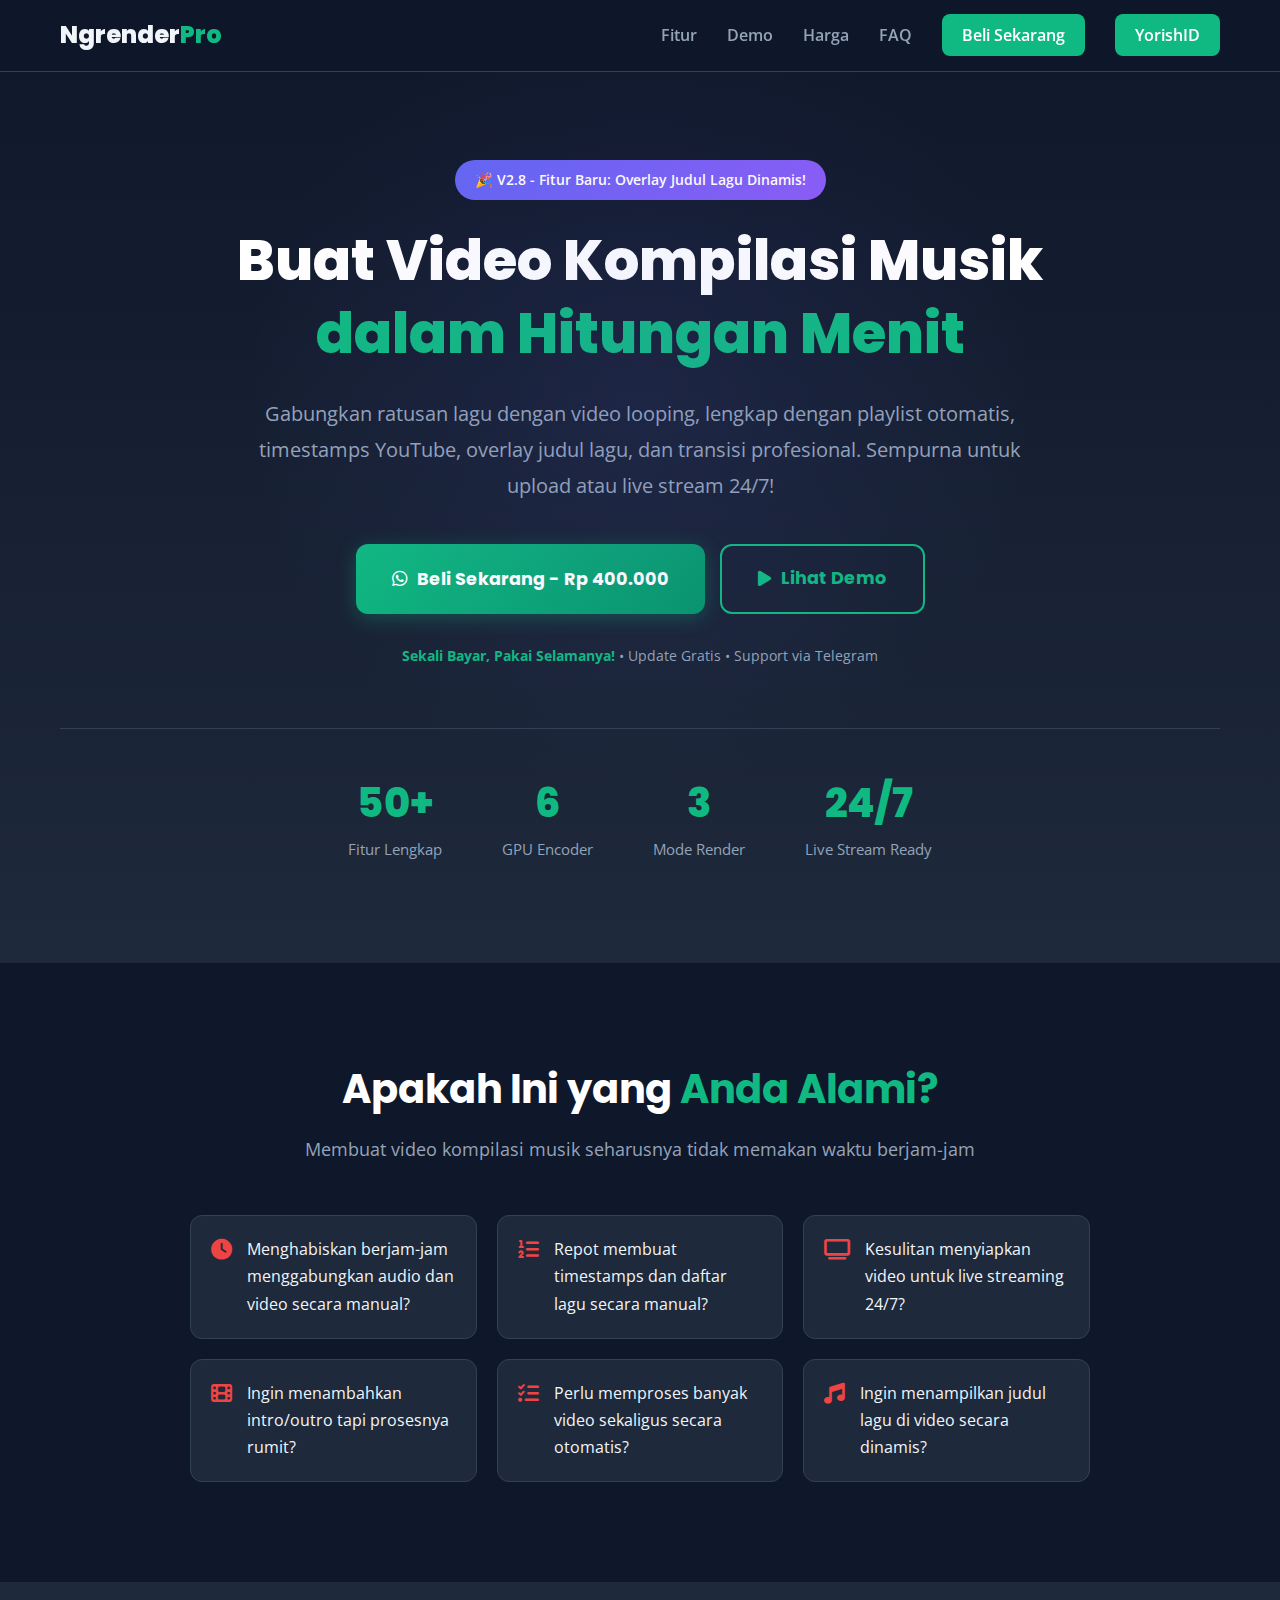
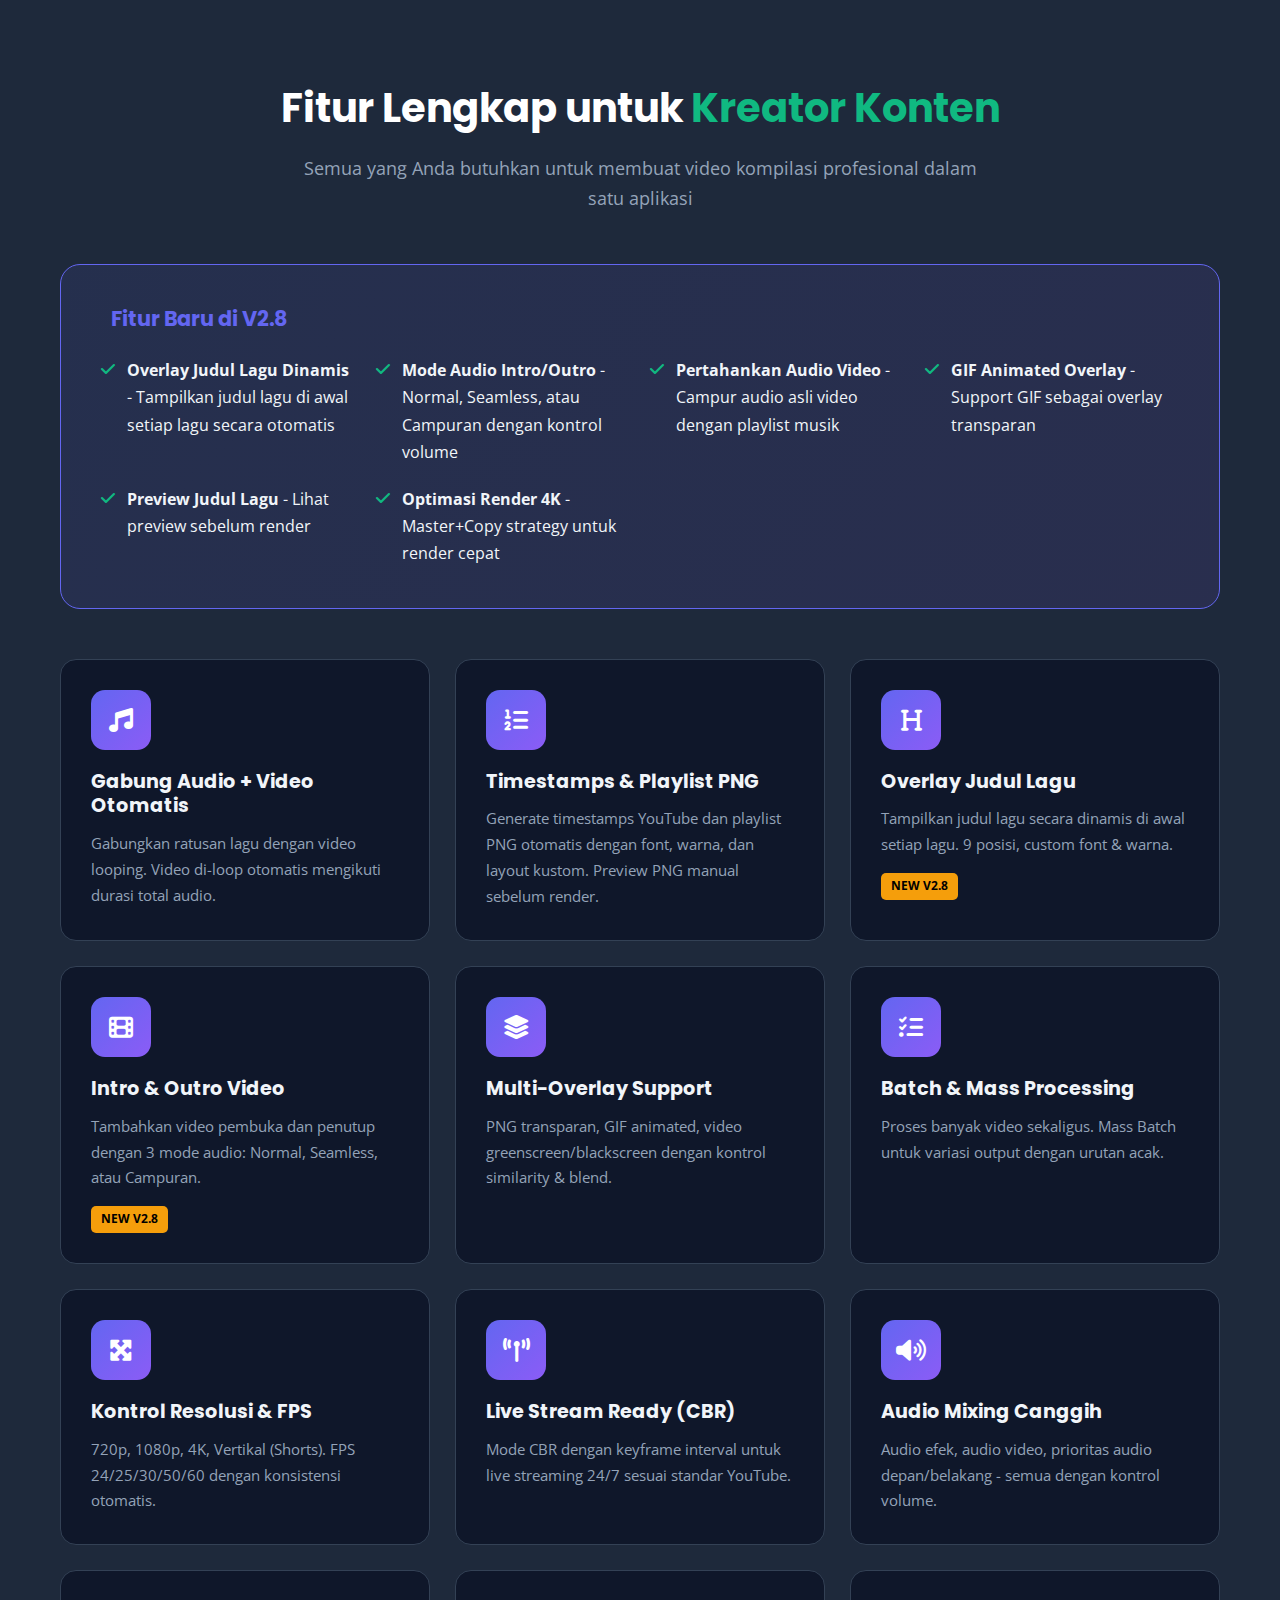
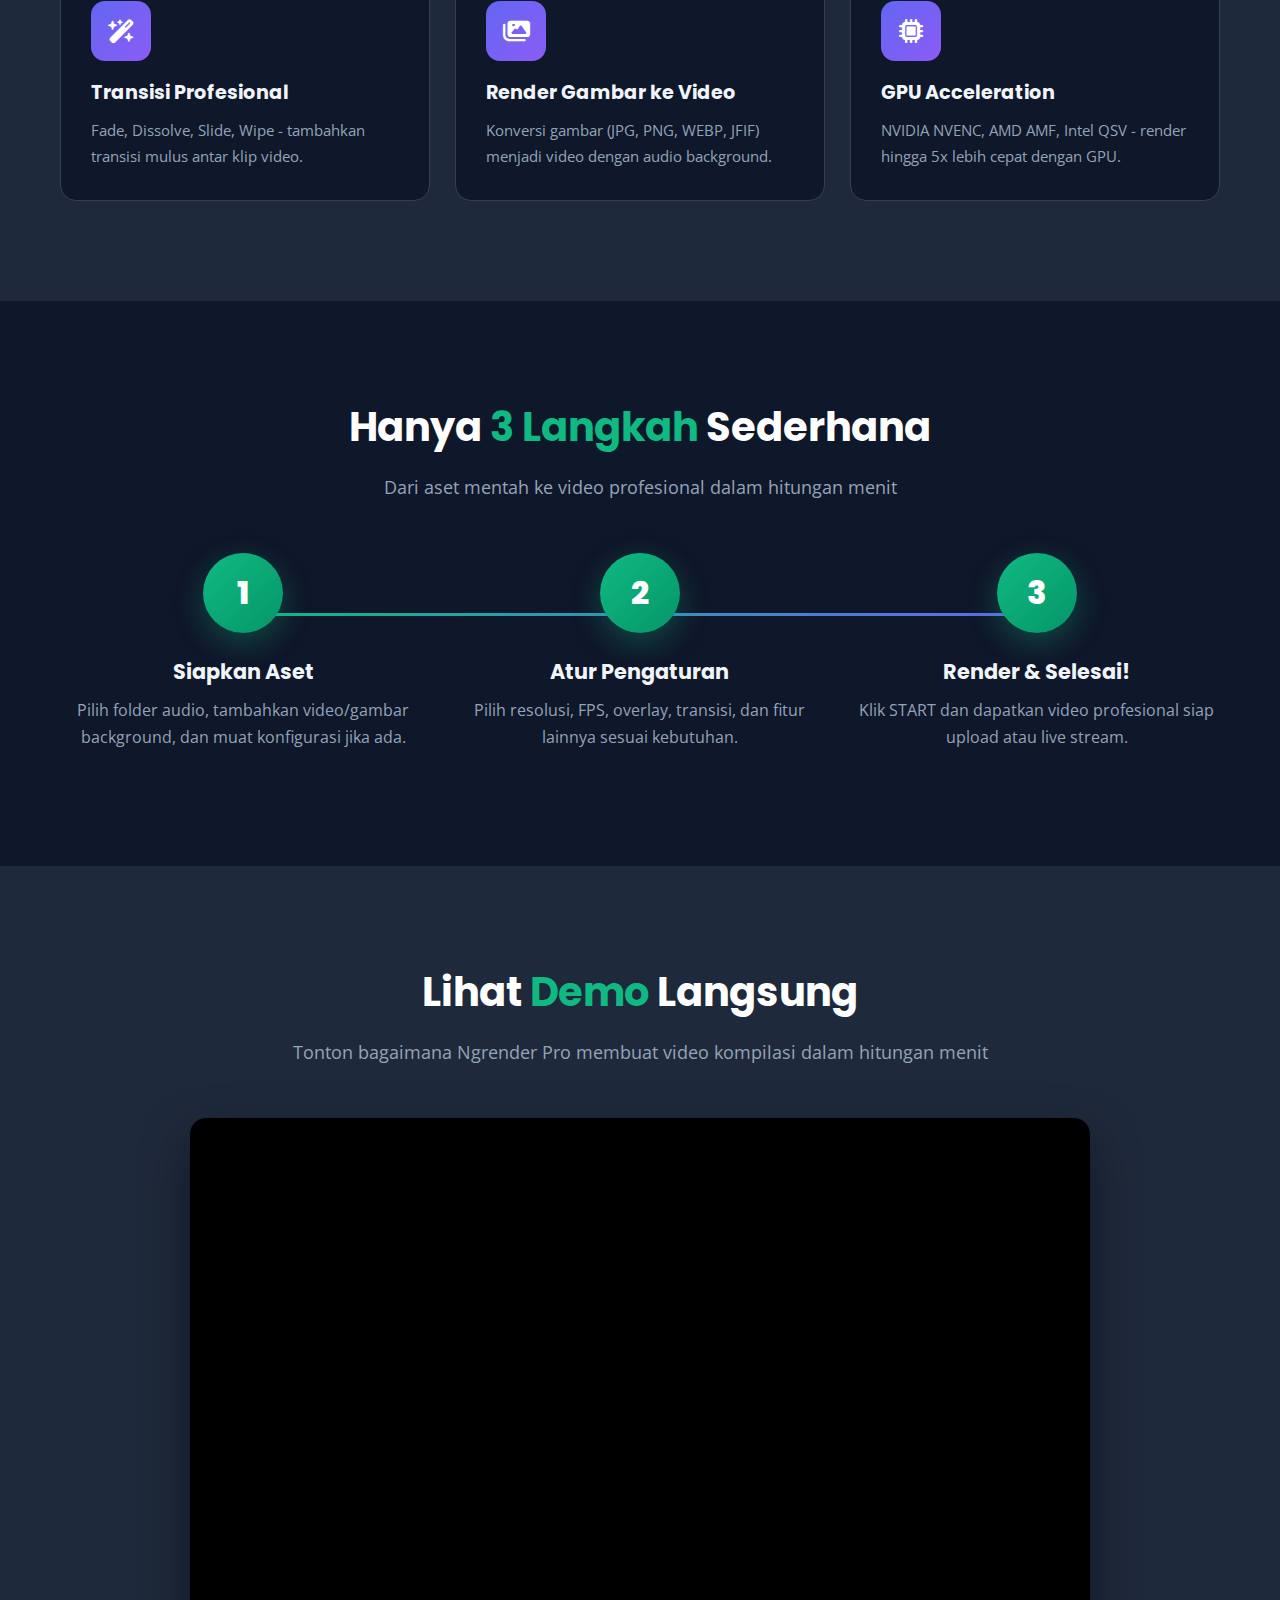
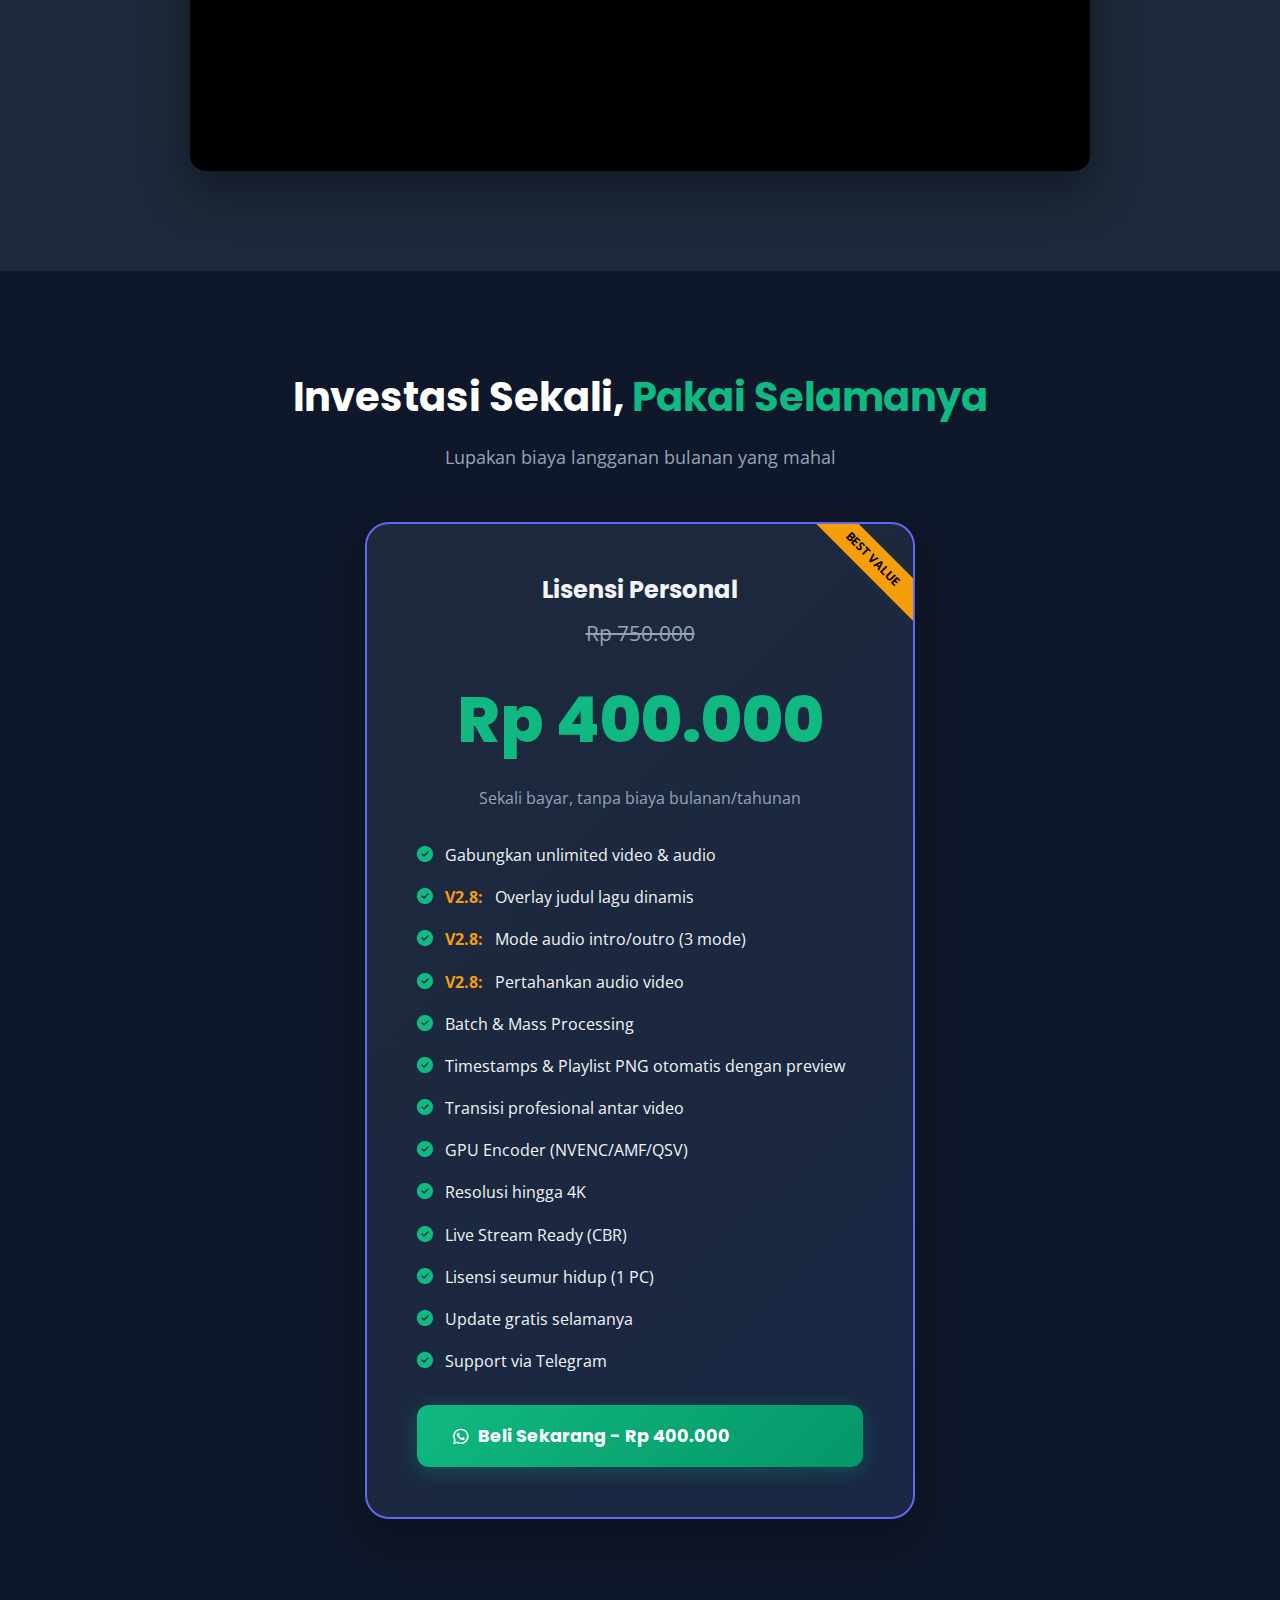
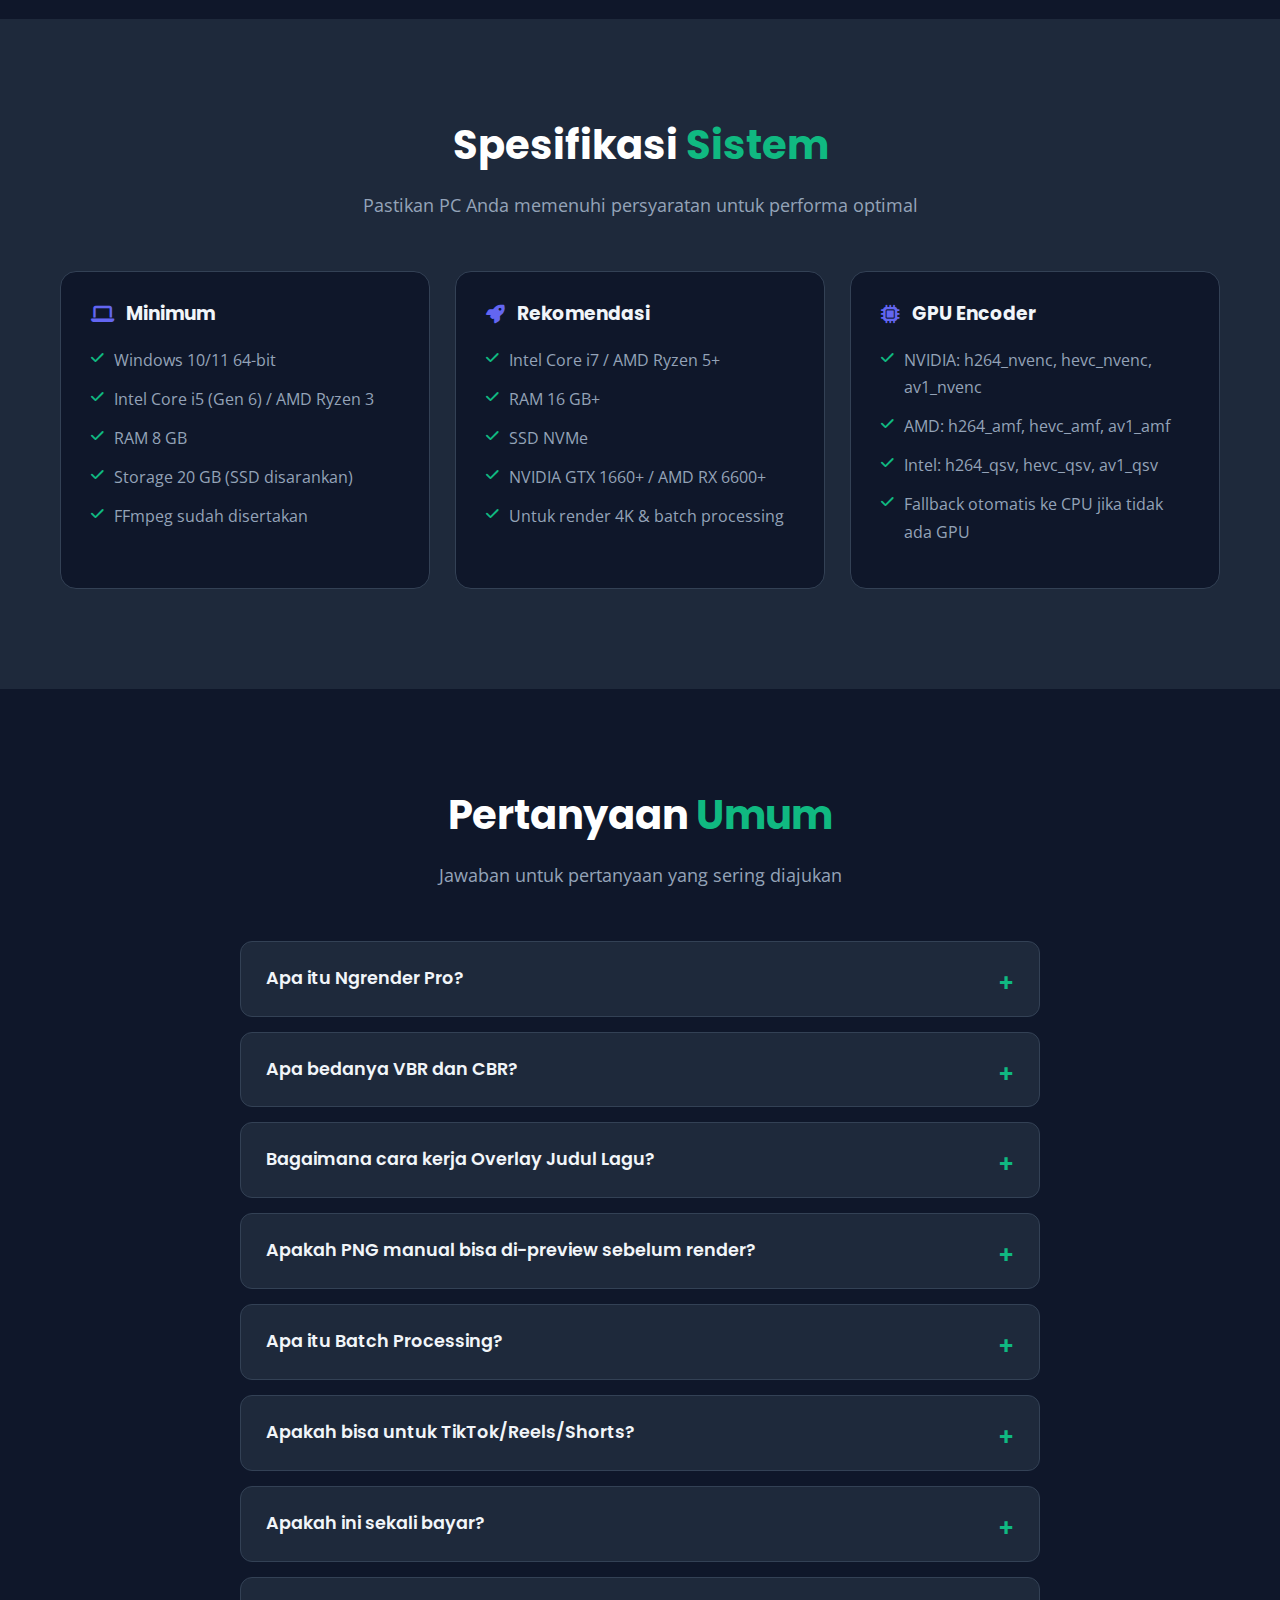
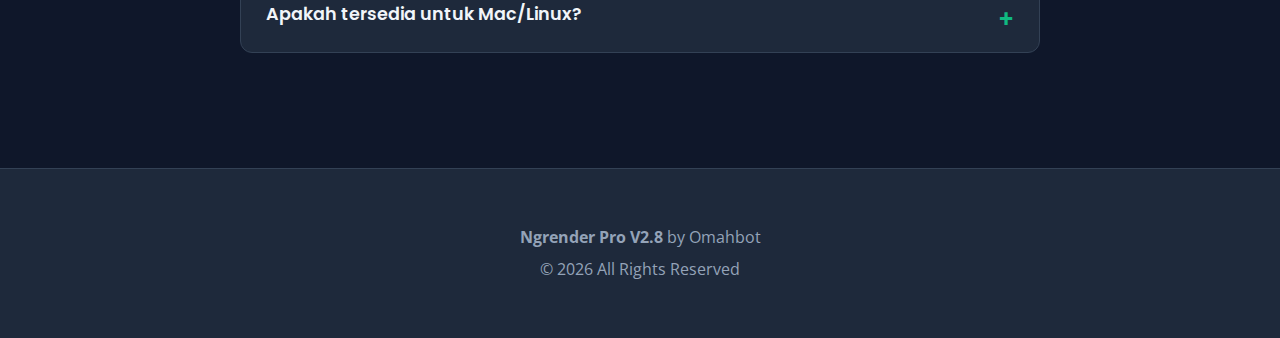
<file: ngrender1.html>
<!DOCTYPE html>
<html lang="id">
<head>
    <meta charset="UTF-8">
    <meta name="viewport" content="width=device-width, initial-scale=1.0">
    <title>Ngrender Pro V2.8 - Buat Video Kompilasi & Live Stream dalam Hitungan Menit!</title>
    <meta name="description" content="Software pembuat video kompilasi musik otomatis. Gabungkan audio + video, buat playlist, timestamps, overlay judul lagu - semua dalam beberapa klik!">
    
    <link rel="preconnect" href="https://fonts.googleapis.com">
    <link rel="preconnect" href="https://fonts.gstatic.com" crossorigin>
    <link href="https://fonts.googleapis.com/css2?family=Poppins:wght@400;600;700;800&family=Open+Sans:wght@400;600&display=swap" rel="stylesheet">
    <link rel="stylesheet" href="https://cdnjs.cloudflare.com/ajax/libs/font-awesome/6.5.1/css/all.min.css">

    <style>
        :root {
            --primary-color: #10b981;
            --primary-hover: #059669;
            --secondary-color: #6366f1;
            --accent-color: #f59e0b;
            --dark-bg: #0f172a;
            --dark-card-bg: #1e293b;
            --dark-card-hover: #334155;
            --text-light: #f1f5f9;
            --text-muted: #94a3b8;
            --border-color: #334155;
        }
        * { margin: 0; padding: 0; box-sizing: border-box; }
        html { scroll-behavior: smooth; }
        body { font-family: 'Open Sans', sans-serif; background-color: var(--dark-bg); color: var(--text-light); line-height: 1.7; }
        
        /* Navigation */
        .navbar {
            position: fixed;
            top: 0;
            left: 0;
            right: 0;
            background: rgba(15, 23, 42, 0.95);
            backdrop-filter: blur(10px);
            padding: 15px 0;
            z-index: 1000;
            border-bottom: 1px solid var(--border-color);
        }
        .navbar .container {
            display: flex;
            justify-content: space-between;
            align-items: center;
        }
        .logo {
            font-family: 'Poppins', sans-serif;
            font-size: 1.5rem;
            font-weight: 800;
            color: var(--text-light);
            text-decoration: none;
        }
        .logo span { color: var(--primary-color); }
        .nav-links {
            display: flex;
            gap: 30px;
            list-style: none;
        }
        .nav-links a {
            color: var(--text-muted);
            text-decoration: none;
            font-weight: 600;
            transition: color 0.3s;
        }
        .nav-links a:hover { color: var(--primary-color); }
        .nav-cta {
            background: var(--primary-color);
            color: white !important;
            padding: 10px 20px;
            border-radius: 8px;
        }
        .nav-cta:hover { background: var(--primary-hover); }
        
        .container { max-width: 1200px; margin: 0 auto; padding: 0 20px; }
        section { padding: 100px 0; }
        h1, h2, h3, h4 { font-family: 'Poppins', sans-serif; font-weight: 700; line-height: 1.3; }
        h1 { font-size: 3.5rem; color: #ffffff; font-weight: 800; }
        h2 { font-size: 2.5rem; text-align: center; margin-bottom: 20px; color: #ffffff; }
        h2 span { color: var(--primary-color); }
        .section-subtitle { text-align: center; color: var(--text-muted); max-width: 700px; margin: 0 auto 50px; font-size: 1.1rem; }
        p { margin-bottom: 15px; color: var(--text-muted); }
        
        /* Buttons */
        .cta-button {
            display: inline-flex;
            align-items: center;
            gap: 10px;
            background: linear-gradient(135deg, var(--primary-color), var(--primary-hover));
            color: #ffffff;
            padding: 18px 36px;
            font-size: 1.1rem;
            font-weight: 700;
            font-family: 'Poppins', sans-serif;
            text-decoration: none;
            border-radius: 12px;
            transition: all 0.3s ease;
            box-shadow: 0 4px 20px rgba(16, 185, 129, 0.3);
            border: none;
            cursor: pointer;
        }
        .cta-button:hover {
            transform: translateY(-3px);
            box-shadow: 0 8px 30px rgba(16, 185, 129, 0.4);
        }
        .cta-secondary {
            background: transparent;
            border: 2px solid var(--primary-color);
            color: var(--primary-color);
            box-shadow: none;
        }
        .cta-secondary:hover {
            background: var(--primary-color);
            color: white;
        }
        
        /* Hero Section */
        #hero {
            text-align: center;
            padding: 160px 0 100px;
            background: linear-gradient(180deg, var(--dark-bg) 0%, var(--dark-card-bg) 100%);
            position: relative;
            overflow: hidden;
        }
        #hero::before {
            content: '';
            position: absolute;
            top: 0;
            left: 50%;
            transform: translateX(-50%);
            width: 800px;
            height: 800px;
            background: radial-gradient(circle, rgba(99, 102, 241, 0.1) 0%, transparent 70%);
            pointer-events: none;
        }
        .hero-badge {
            display: inline-block;
            background: linear-gradient(135deg, var(--secondary-color), #8b5cf6);
            color: white;
            padding: 8px 20px;
            border-radius: 50px;
            font-size: 0.9rem;
            font-weight: 600;
            margin-bottom: 25px;
        }
        #hero h1 { margin-bottom: 25px; }
        #hero .sub-headline {
            max-width: 800px;
            margin: 0 auto 40px;
            font-size: 1.25rem;
            color: var(--text-muted);
            line-height: 1.8;
        }
        .hero-buttons {
            display: flex;
            flex-wrap: wrap;
            justify-content: center;
            gap: 15px;
            margin-bottom: 30px;
        }
        .hero-note {
            font-size: 0.9rem;
            color: var(--text-muted);
        }
        .hero-note strong { color: var(--primary-color); }
        
        /* Stats */
        .stats-bar {
            display: flex;
            justify-content: center;
            gap: 60px;
            margin-top: 60px;
            padding-top: 40px;
            border-top: 1px solid var(--border-color);
        }
        .stat-item { text-align: center; }
        .stat-number {
            font-family: 'Poppins', sans-serif;
            font-size: 2.5rem;
            font-weight: 800;
            color: var(--primary-color);
        }
        .stat-label { color: var(--text-muted); font-size: 0.95rem; }
        
        /* Problem Section */
        #problem { background: var(--dark-bg); }
        .problem-grid {
            display: grid;
            grid-template-columns: repeat(auto-fit, minmax(280px, 1fr));
            gap: 20px;
            max-width: 900px;
            margin: 0 auto;
        }
        .problem-item {
            display: flex;
            align-items: flex-start;
            gap: 15px;
            padding: 20px;
            background: var(--dark-card-bg);
            border-radius: 12px;
            border: 1px solid var(--border-color);
        }
        .problem-item i {
            color: #ef4444;
            font-size: 1.3rem;
            margin-top: 3px;
        }
        .problem-item p { margin: 0; color: var(--text-light); }
        
        /* Features Section */
        #features { background: var(--dark-card-bg); }
        .features-grid {
            display: grid;
            grid-template-columns: repeat(auto-fit, minmax(320px, 1fr));
            gap: 25px;
        }
        .feature-card {
            background: var(--dark-bg);
            padding: 30px;
            border-radius: 16px;
            border: 1px solid var(--border-color);
            transition: all 0.3s ease;
        }
        .feature-card:hover {
            transform: translateY(-5px);
            border-color: var(--secondary-color);
            box-shadow: 0 20px 40px rgba(0, 0, 0, 0.3);
        }
        .feature-icon {
            width: 60px;
            height: 60px;
            background: linear-gradient(135deg, var(--secondary-color), #8b5cf6);
            border-radius: 14px;
            display: flex;
            align-items: center;
            justify-content: center;
            margin-bottom: 20px;
        }
        .feature-icon i { font-size: 1.5rem; color: white; }
        .feature-card h3 {
            font-size: 1.2rem;
            color: var(--text-light);
            margin-bottom: 12px;
        }
        .feature-card p { font-size: 0.95rem; margin: 0; }
        .feature-tag {
            display: inline-block;
            background: var(--accent-color);
            color: #000;
            padding: 3px 10px;
            border-radius: 5px;
            font-size: 0.75rem;
            font-weight: 700;
            margin-top: 15px;
        }
        
        /* New Features Highlight */
        .new-features {
            background: linear-gradient(135deg, rgba(99, 102, 241, 0.1), rgba(139, 92, 246, 0.1));
            border: 1px solid var(--secondary-color);
            border-radius: 20px;
            padding: 40px;
            margin-bottom: 50px;
        }
        .new-features h3 {
            color: var(--secondary-color);
            font-size: 1.3rem;
            margin-bottom: 25px;
            display: flex;
            align-items: center;
            gap: 10px;
        }
        .new-features-grid {
            display: grid;
            grid-template-columns: repeat(auto-fit, minmax(250px, 1fr));
            gap: 20px;
        }
        .new-feature-item {
            display: flex;
            align-items: flex-start;
            gap: 12px;
        }
        .new-feature-item i { color: var(--primary-color); margin-top: 4px; }
        .new-feature-item strong { color: var(--text-light); }
        
        /* How It Works */
        #how-it-works { background: var(--dark-bg); }
        .steps-container {
            display: grid;
            grid-template-columns: repeat(3, 1fr);
            gap: 30px;
            position: relative;
        }
        .steps-container::before {
            content: '';
            position: absolute;
            top: 60px;
            left: 15%;
            right: 15%;
            height: 3px;
            background: linear-gradient(90deg, var(--primary-color), var(--secondary-color));
            z-index: 0;
        }
        .step {
            text-align: center;
            position: relative;
            z-index: 1;
        }
        .step-number {
            width: 80px;
            height: 80px;
            background: linear-gradient(135deg, var(--primary-color), var(--primary-hover));
            border-radius: 50%;
            display: flex;
            align-items: center;
            justify-content: center;
            margin: 0 auto 25px;
            font-family: 'Poppins', sans-serif;
            font-size: 2rem;
            font-weight: 800;
            color: white;
            box-shadow: 0 10px 30px rgba(16, 185, 129, 0.3);
        }
        .step h3 { font-size: 1.3rem; margin-bottom: 12px; color: var(--text-light); }
        
        /* Video Section */
        #demo { background: var(--dark-card-bg); }
        .video-container {
            position: relative;
            padding-bottom: 56.25%;
            height: 0;
            overflow: hidden;
            max-width: 900px;
            margin: 0 auto;
            background: #000;
            border-radius: 16px;
            box-shadow: 0 20px 50px rgba(0, 0, 0, 0.4);
        }
        .video-container iframe {
            position: absolute;
            top: 0;
            left: 0;
            width: 100%;
            height: 100%;
            border: 0;
        }
        
        /* Pricing Section */
        #pricing { background: var(--dark-bg); }
        .pricing-card {
            background: linear-gradient(135deg, var(--dark-card-bg), #1a2744);
            max-width: 550px;
            margin: 0 auto;
            padding: 50px;
            border-radius: 24px;
            text-align: center;
            box-shadow: 0 20px 50px rgba(0, 0, 0, 0.3);
            border: 2px solid var(--secondary-color);
            position: relative;
            overflow: hidden;
        }
        .pricing-card::before {
            content: 'BEST VALUE';
            position: absolute;
            top: 20px;
            right: -35px;
            background: var(--accent-color);
            color: #000;
            padding: 5px 40px;
            font-size: 0.75rem;
            font-weight: 700;
            transform: rotate(45deg);
        }
        .pricing-card h3 { font-size: 1.5rem; margin-bottom: 10px; }
        .pricing-card .old-price {
            font-size: 1.3rem;
            text-decoration: line-through;
            color: var(--text-muted);
        }
        .pricing-card .price {
            font-size: 4rem;
            font-weight: 800;
            font-family: 'Poppins', sans-serif;
            color: var(--primary-color);
            margin: 10px 0;
        }
        .pricing-card .price-note {
            color: var(--text-muted);
            margin-bottom: 30px;
        }
        .value-list {
            list-style: none;
            margin: 30px 0;
            text-align: left;
        }
        .value-list li {
            margin-bottom: 15px;
            display: flex;
            align-items: flex-start;
            gap: 12px;
            font-size: 1rem;
        }
        .value-list i { color: var(--primary-color); margin-top: 4px; }
        .value-list strong { color: var(--accent-color); }
        
        /* Requirements */
        #requirements { background: var(--dark-card-bg); }
        .req-grid {
            display: grid;
            grid-template-columns: repeat(auto-fit, minmax(300px, 1fr));
            gap: 25px;
        }
        .req-card {
            background: var(--dark-bg);
            padding: 30px;
            border-radius: 16px;
            border: 1px solid var(--border-color);
        }
        .req-card h3 {
            display: flex;
            align-items: center;
            gap: 12px;
            margin-bottom: 20px;
            color: var(--text-light);
        }
        .req-card h3 i { color: var(--secondary-color); }
        .req-list { list-style: none; }
        .req-list li {
            display: flex;
            align-items: flex-start;
            gap: 10px;
            margin-bottom: 12px;
            color: var(--text-muted);
        }
        .req-list i { color: var(--primary-color); margin-top: 4px; font-size: 0.9rem; }
        
        /* FAQ */
        #faq { background: var(--dark-bg); }
        .faq-container { max-width: 800px; margin: 0 auto; }
        .faq-item {
            background: var(--dark-card-bg);
            margin-bottom: 15px;
            border-radius: 12px;
            border: 1px solid var(--border-color);
            overflow: hidden;
        }
        .faq-item[open] { border-color: var(--primary-color); }
        .faq-item summary {
            padding: 22px 25px;
            font-size: 1.1rem;
            font-weight: 600;
            font-family: 'Poppins', sans-serif;
            cursor: pointer;
            outline: none;
            position: relative;
            list-style: none;
        }
        .faq-item summary::-webkit-details-marker { display: none; }
        .faq-item summary::after {
            content: '+';
            position: absolute;
            right: 25px;
            font-size: 1.5rem;
            color: var(--primary-color);
            transition: transform 0.3s ease;
        }
        .faq-item[open] summary::after { content: '−'; }
        .faq-content {
            padding: 0 25px 22px;
            color: var(--text-muted);
            line-height: 1.8;
        }
        
        /* Footer */
        footer {
            text-align: center;
            padding: 50px 0;
            background: var(--dark-card-bg);
            border-top: 1px solid var(--border-color);
        }
        footer p { margin: 5px 0; }
        footer a { color: var(--primary-color); text-decoration: none; }
        
        /* Responsive */
        @media (max-width: 768px) {
            .navbar .container { flex-direction: column; gap: 15px; }
            .nav-links { gap: 15px; flex-wrap: wrap; justify-content: center; }
            h1 { font-size: 2.2rem; }
            h2 { font-size: 1.8rem; }
            section { padding: 70px 0; }
            #hero { padding: 140px 0 70px; }
            .stats-bar { flex-direction: column; gap: 30px; }
            .steps-container { grid-template-columns: 1fr; }
            .steps-container::before { display: none; }
            .pricing-card { padding: 30px 20px; }
            .pricing-card .price { font-size: 3rem; }
        }
    </style>
</head>
<body>

    <!-- Navigation -->
    <nav class="navbar">
        <div class="container">
            <a href="#" class="logo">Ngrender<span>Pro</span></a>
            <ul class="nav-links">
                <li><a href="#features">Fitur</a></li>
                <li><a href="#demo">Demo</a></li>
                <li><a href="#pricing">Harga</a></li>
                <li><a href="#faq">FAQ</a></li>
                <li><a href="#pricing" class="nav-cta">Beli Sekarang</a></li>
                <li><a href="index.html" class="nav-cta">YorishID</a></li>
            </ul>
        </div>
    </nav>

    <!-- Hero Section -->
    <section id="hero">
        <div class="container">
            <span class="hero-badge">🎉 V2.8 - Fitur Baru: Overlay Judul Lagu Dinamis!</span>
            <h1>Buat Video Kompilasi Musik<br><span style="color: var(--primary-color);">dalam Hitungan Menit</span></h1>
            <p class="sub-headline">
                Gabungkan ratusan lagu dengan video looping, lengkap dengan playlist otomatis, timestamps YouTube, overlay judul lagu, dan transisi profesional. Sempurna untuk upload atau live stream 24/7!
            </p>
            <div class="hero-buttons">
                <button class="cta-button" onclick="buyNow()">
                    <i class="fab fa-whatsapp"></i> Beli Sekarang - Rp 400.000
                </button>
                <a href="#demo" class="cta-button cta-secondary">
                    <i class="fas fa-play"></i> Lihat Demo
                </a>
            </div>
            <p class="hero-note">
                <strong>Sekali Bayar, Pakai Selamanya!</strong> • Update Gratis • Support via Telegram
            </p>
            
            <div class="stats-bar">
                <div class="stat-item">
                    <div class="stat-number">50+</div>
                    <div class="stat-label">Fitur Lengkap</div>
                </div>
                <div class="stat-item">
                    <div class="stat-number">6</div>
                    <div class="stat-label">GPU Encoder</div>
                </div>
                <div class="stat-item">
                    <div class="stat-number">3</div>
                    <div class="stat-label">Mode Render</div>
                </div>
                <div class="stat-item">
                    <div class="stat-number">24/7</div>
                    <div class="stat-label">Live Stream Ready</div>
                </div>
            </div>
        </div>
    </section>

    <!-- Problem Section -->
    <section id="problem">
        <div class="container">
            <h2>Apakah Ini yang <span>Anda Alami?</span></h2>
            <p class="section-subtitle">Membuat video kompilasi musik seharusnya tidak memakan waktu berjam-jam</p>
            <div class="problem-grid">
                <div class="problem-item">
                    <i class="fas fa-clock"></i>
                    <p>Menghabiskan berjam-jam menggabungkan audio dan video secara manual?</p>
                </div>
                <div class="problem-item">
                    <i class="fas fa-list-ol"></i>
                    <p>Repot membuat timestamps dan daftar lagu secara manual?</p>
                </div>
                <div class="problem-item">
                    <i class="fas fa-tv"></i>
                    <p>Kesulitan menyiapkan video untuk live streaming 24/7?</p>
                </div>
                <div class="problem-item">
                    <i class="fas fa-film"></i>
                    <p>Ingin menambahkan intro/outro tapi prosesnya rumit?</p>
                </div>
                <div class="problem-item">
                    <i class="fas fa-tasks"></i>
                    <p>Perlu memproses banyak video sekaligus secara otomatis?</p>
                </div>
                <div class="problem-item">
                    <i class="fas fa-music"></i>
                    <p>Ingin menampilkan judul lagu di video secara dinamis?</p>
                </div>
            </div>
        </div>
    </section>

    

    <!-- Features Section -->
    <section id="features">
        <div class="container">
            <h2>Fitur Lengkap untuk <span>Kreator Konten</span></h2>
            <p class="section-subtitle">Semua yang Anda butuhkan untuk membuat video kompilasi profesional dalam satu aplikasi</p>
            
            <!-- New Features V2.8 Highlight -->
            <div class="new-features">
                <h3><i class="fas fa-sparkles"></i> Fitur Baru di V2.8</h3>
                <div class="new-features-grid">
                    <div class="new-feature-item">
                        <i class="fas fa-check"></i>
                        <div><strong>Overlay Judul Lagu Dinamis</strong> - Tampilkan judul lagu di awal setiap lagu secara otomatis</div>
                    </div>
                    <div class="new-feature-item">
                        <i class="fas fa-check"></i>
                        <div><strong>Mode Audio Intro/Outro</strong> - Normal, Seamless, atau Campuran dengan kontrol volume</div>
                    </div>
                    <div class="new-feature-item">
                        <i class="fas fa-check"></i>
                        <div><strong>Pertahankan Audio Video</strong> - Campur audio asli video dengan playlist musik</div>
                    </div>
                    <div class="new-feature-item">
                        <i class="fas fa-check"></i>
                        <div><strong>GIF Animated Overlay</strong> - Support GIF sebagai overlay transparan</div>
                    </div>
                    <div class="new-feature-item">
                        <i class="fas fa-check"></i>
                        <div><strong>Preview Judul Lagu</strong> - Lihat preview sebelum render</div>
                    </div>
                    <div class="new-feature-item">
                        <i class="fas fa-check"></i>
                        <div><strong>Optimasi Render 4K</strong> - Master+Copy strategy untuk render cepat</div>
                    </div>
                </div>
            </div>
            
            <div class="features-grid">
                <div class="feature-card">
                    <div class="feature-icon"><i class="fas fa-music"></i></div>
                    <h3>Gabung Audio + Video Otomatis</h3>
                    <p>Gabungkan ratusan lagu dengan video looping. Video di-loop otomatis mengikuti durasi total audio.</p>
                </div>
                <div class="feature-card">
                    <div class="feature-icon"><i class="fas fa-list-ol"></i></div>
                    <h3>Timestamps & Playlist PNG</h3>
                    <p>Generate timestamps YouTube dan playlist PNG otomatis dengan font, warna, dan layout kustom. Preview PNG manual sebelum render.</p>
                </div>
                <div class="feature-card">
                    <div class="feature-icon"><i class="fas fa-heading"></i></div>
                    <h3>Overlay Judul Lagu</h3>
                    <p>Tampilkan judul lagu secara dinamis di awal setiap lagu. 9 posisi, custom font & warna.</p>
                    <span class="feature-tag">NEW V2.8</span>
                </div>
                <div class="feature-card">
                    <div class="feature-icon"><i class="fas fa-film"></i></div>
                    <h3>Intro & Outro Video</h3>
                    <p>Tambahkan video pembuka dan penutup dengan 3 mode audio: Normal, Seamless, atau Campuran.</p>
                    <span class="feature-tag">NEW V2.8</span>
                </div>
                <div class="feature-card">
                    <div class="feature-icon"><i class="fas fa-layer-group"></i></div>
                    <h3>Multi-Overlay Support</h3>
                    <p>PNG transparan, GIF animated, video greenscreen/blackscreen dengan kontrol similarity & blend.</p>
                </div>
                <div class="feature-card">
                    <div class="feature-icon"><i class="fas fa-tasks"></i></div>
                    <h3>Batch & Mass Processing</h3>
                    <p>Proses banyak video sekaligus. Mass Batch untuk variasi output dengan urutan acak.</p>
                </div>
                <div class="feature-card">
                    <div class="feature-icon"><i class="fas fa-expand-arrows-alt"></i></div>
                    <h3>Kontrol Resolusi & FPS</h3>
                    <p>720p, 1080p, 4K, Vertikal (Shorts). FPS 24/25/30/50/60 dengan konsistensi otomatis.</p>
                </div>
                <div class="feature-card">
                    <div class="feature-icon"><i class="fas fa-broadcast-tower"></i></div>
                    <h3>Live Stream Ready (CBR)</h3>
                    <p>Mode CBR dengan keyframe interval untuk live streaming 24/7 sesuai standar YouTube.</p>
                </div>
                <div class="feature-card">
                    <div class="feature-icon"><i class="fas fa-volume-up"></i></div>
                    <h3>Audio Mixing Canggih</h3>
                    <p>Audio efek, audio video, prioritas audio depan/belakang - semua dengan kontrol volume.</p>
                </div>
                <div class="feature-card">
                    <div class="feature-icon"><i class="fas fa-wand-magic-sparkles"></i></div>
                    <h3>Transisi Profesional</h3>
                    <p>Fade, Dissolve, Slide, Wipe - tambahkan transisi mulus antar klip video.</p>
                </div>
                <div class="feature-card">
                    <div class="feature-icon"><i class="fas fa-images"></i></div>
                    <h3>Render Gambar ke Video</h3>
                    <p>Konversi gambar (JPG, PNG, WEBP, JFIF) menjadi video dengan audio background.</p>
                </div>
                <div class="feature-card">
                    <div class="feature-icon"><i class="fas fa-microchip"></i></div>
                    <h3>GPU Acceleration</h3>
                    <p>NVIDIA NVENC, AMD AMF, Intel QSV - render hingga 5x lebih cepat dengan GPU.</p>
                </div>
            </div>
        </div>
    </section>

    <!-- How It Works -->
    <section id="how-it-works">
        <div class="container">
            <h2>Hanya <span>3 Langkah</span> Sederhana</h2>
            <p class="section-subtitle">Dari aset mentah ke video profesional dalam hitungan menit</p>
            <div class="steps-container">
                <div class="step">
                    <div class="step-number">1</div>
                    <h3>Siapkan Aset</h3>
                    <p>Pilih folder audio, tambahkan video/gambar background, dan muat konfigurasi jika ada.</p>
                </div>
                <div class="step">
                    <div class="step-number">2</div>
                    <h3>Atur Pengaturan</h3>
                    <p>Pilih resolusi, FPS, overlay, transisi, dan fitur lainnya sesuai kebutuhan.</p>
                </div>
                <div class="step">
                    <div class="step-number">3</div>
                    <h3>Render & Selesai!</h3>
                    <p>Klik START dan dapatkan video profesional siap upload atau live stream.</p>
                </div>
            </div>
        </div>
    </section>

    <!-- Demo Video -->
    <section id="demo">
        <div class="container">
            <h2>Lihat <span>Demo</span> Langsung</h2>
            <p class="section-subtitle">Tonton bagaimana Ngrender Pro membuat video kompilasi dalam hitungan menit</p>
            <div class="video-container">
                <iframe src="https://www.youtube.com/embed/agI_dNT_63g" title="Ngrender Pro Demo" frameborder="0" allow="accelerometer; autoplay; clipboard-write; encrypted-media; gyroscope; picture-in-picture; web-share" allowfullscreen></iframe>
            </div>
        </div>
    </section>

    <!-- Pricing -->
    <section id="pricing">
        <div class="container">
            <h2>Investasi Sekali, <span>Pakai Selamanya</span></h2>
            <p class="section-subtitle">Lupakan biaya langganan bulanan yang mahal</p>
            
            <div class="pricing-card">
                <h3>Lisensi Personal</h3>
                <p class="old-price">Rp 750.000</p>
                <div class="price">Rp 400.000</div>
                <p class="price-note">Sekali bayar, tanpa biaya bulanan/tahunan</p>
                
                <ul class="value-list">
                    <li><i class="fas fa-check-circle"></i>Gabungkan unlimited video & audio</li>
                    <li><i class="fas fa-check-circle"></i><strong>V2.8:</strong> Overlay judul lagu dinamis</li>
                    <li><i class="fas fa-check-circle"></i><strong>V2.8:</strong> Mode audio intro/outro (3 mode)</li>
                    <li><i class="fas fa-check-circle"></i><strong>V2.8:</strong> Pertahankan audio video</li>
                    <li><i class="fas fa-check-circle"></i>Batch & Mass Processing</li>
                    <li><i class="fas fa-check-circle"></i>Timestamps & Playlist PNG otomatis dengan preview</li>
                    <li><i class="fas fa-check-circle"></i>Transisi profesional antar video</li>
                    <li><i class="fas fa-check-circle"></i>GPU Encoder (NVENC/AMF/QSV)</li>
                    <li><i class="fas fa-check-circle"></i>Resolusi hingga 4K</li>
                    <li><i class="fas fa-check-circle"></i>Live Stream Ready (CBR)</li>
                    <li><i class="fas fa-check-circle"></i>Lisensi seumur hidup (1 PC)</li>
                    <li><i class="fas fa-check-circle"></i>Update gratis selamanya</li>
                    <li><i class="fas fa-check-circle"></i>Support via Telegram</li>
                </ul>

                <button class="cta-button" onclick="buyNow()" style="width: 100%;">
                    <i class="fab fa-whatsapp"></i> Beli Sekarang - Rp 400.000
                </button>
            </div>
        </div>
    </section>

    <!-- Requirements -->
    <section id="requirements">
        <div class="container">
            <h2>Spesifikasi <span>Sistem</span></h2>
            <p class="section-subtitle">Pastikan PC Anda memenuhi persyaratan untuk performa optimal</p>
            
            <div class="req-grid">
                <div class="req-card">
                    <h3><i class="fas fa-laptop"></i> Minimum</h3>
                    <ul class="req-list">
                        <li><i class="fas fa-check"></i>Windows 10/11 64-bit</li>
                        <li><i class="fas fa-check"></i>Intel Core i5 (Gen 6) / AMD Ryzen 3</li>
                        <li><i class="fas fa-check"></i>RAM 8 GB</li>
                        <li><i class="fas fa-check"></i>Storage 20 GB (SSD disarankan)</li>
                        <li><i class="fas fa-check"></i>FFmpeg sudah disertakan</li>
                    </ul>
                </div>
                <div class="req-card">
                    <h3><i class="fas fa-rocket"></i> Rekomendasi</h3>
                    <ul class="req-list">
                        <li><i class="fas fa-check"></i>Intel Core i7 / AMD Ryzen 5+</li>
                        <li><i class="fas fa-check"></i>RAM 16 GB+</li>
                        <li><i class="fas fa-check"></i>SSD NVMe</li>
                        <li><i class="fas fa-check"></i>NVIDIA GTX 1660+ / AMD RX 6600+</li>
                        <li><i class="fas fa-check"></i>Untuk render 4K & batch processing</li>
                    </ul>
                </div>
                <div class="req-card">
                    <h3><i class="fas fa-microchip"></i> GPU Encoder</h3>
                    <ul class="req-list">
                        <li><i class="fas fa-check"></i>NVIDIA: h264_nvenc, hevc_nvenc, av1_nvenc</li>
                        <li><i class="fas fa-check"></i>AMD: h264_amf, hevc_amf, av1_amf</li>
                        <li><i class="fas fa-check"></i>Intel: h264_qsv, hevc_qsv, av1_qsv</li>
                        <li><i class="fas fa-check"></i>Fallback otomatis ke CPU jika tidak ada GPU</li>
                    </ul>
                </div>
            </div>
        </div>
    </section>

    <!-- FAQ -->
    <section id="faq">
        <div class="container">
            <h2>Pertanyaan <span>Umum</span></h2>
            <p class="section-subtitle">Jawaban untuk pertanyaan yang sering diajukan</p>
            
            <div class="faq-container">
                <details class="faq-item">
                    <summary>Apa itu Ngrender Pro?</summary>
                    <div class="faq-content">
                        <p>Ngrender Pro adalah software Windows untuk membuat video kompilasi musik secara otomatis. Gabungkan ratusan lagu dengan video looping, lengkap dengan playlist, timestamps, overlay judul lagu, dan transisi profesional - semua dalam beberapa klik.</p>
                    </div>
                </details>
                <details class="faq-item">
                    <summary>Apa bedanya VBR dan CBR?</summary>
                    <div class="faq-content">
                        <p><strong>VBR (Variable Bitrate)</strong> - Ideal untuk upload YouTube biasa. Ukuran file efisien dengan kualitas visual terjaga.<br><strong>CBR (Constant Bitrate)</strong> - Untuk live streaming 24/7. Bitrate konstan dengan keyframe interval sesuai standar YouTube.</p>
                    </div>
                </details>
                <details class="faq-item">
                    <summary>Bagaimana cara kerja Overlay Judul Lagu?</summary>
                    <div class="faq-content">
                        <p>Fitur ini menampilkan judul lagu secara dinamis di awal setiap lagu. Anda bisa mengatur durasi tampil, posisi (9 pilihan), font, ukuran, dan warna. Preview tersedia sebelum render.</p>
                    </div>
                </details>
                <details class="faq-item">
                    <summary>Apakah PNG manual bisa di-preview sebelum render?</summary>
                    <div class="faq-content">
                        <p>Ya! Anda bisa preview PNG manual sebelum render untuk memastikan tampilan playlist sudah sesuai keinginan. Fitur preview membantu Anda melihat hasil akhir sebelum melakukan render penuh.</p>
                    </div>
                </details>
                <details class="faq-item">
                    <summary>Apa itu Batch Processing?</summary>
                    <div class="faq-content">
                        <p>Batch Processing memungkinkan Anda memproses banyak video sekaligus. <strong>Classic Batch</strong> untuk video per batch, <strong>Mass Batch</strong> untuk membuat banyak output dengan variasi urutan video & audio yang diacak.</p>
                    </div>
                </details>
                <details class="faq-item">
                    <summary>Apakah bisa untuk TikTok/Reels/Shorts?</summary>
                    <div class="faq-content">
                        <p>Tentu! Pilih resolusi "Video Vertikal (1080x1920)" dan aplikasi akan menghasilkan video dalam format vertikal yang sempurna untuk platform short-form video.</p>
                    </div>
                </details>
                <details class="faq-item">
                    <summary>Apakah ini sekali bayar?</summary>
                    <div class="faq-content">
                        <p>Ya! Cukup bayar Rp 400.000 sekali, dan Anda mendapatkan lisensi seumur hidup untuk 1 PC. Termasuk update gratis selamanya dan support via Telegram.</p>
                    </div>
                </details>
                <details class="faq-item">
                    <summary>Apakah tersedia untuk Mac/Linux?</summary>
                    <div class="faq-content">
                        <p>Saat ini Ngrender Pro hanya tersedia untuk Windows 10/11 64-bit. Versi Mac/Linux belum tersedia.</p>
                    </div>
                </details>
            </div>
        </div>
    </section>

    <!-- Footer -->
    <footer>
        <div class="container">
            <p><strong>Ngrender Pro V2.8</strong> by Omahbot</p>
            <p>© <span id="year"></span> All Rights Reserved</p>
            
        </div>
    </footer>
    
    <script>
        document.getElementById('year').textContent = new Date().getFullYear();

        function buyNow() {
            const whatsappNumber = "6285842615683";
            const message = "Halo Om, saya tertarik untuk membeli lisensi Ngrender Pro V2.8 seharga Rp 400.000";
            const whatsappUrl = `https://api.whatsapp.com/send?phone=${whatsappNumber}&text=${encodeURIComponent(message)}`;
            window.open(whatsappUrl, '_blank');
        }
    </script>

</body>
</html>
</file>
